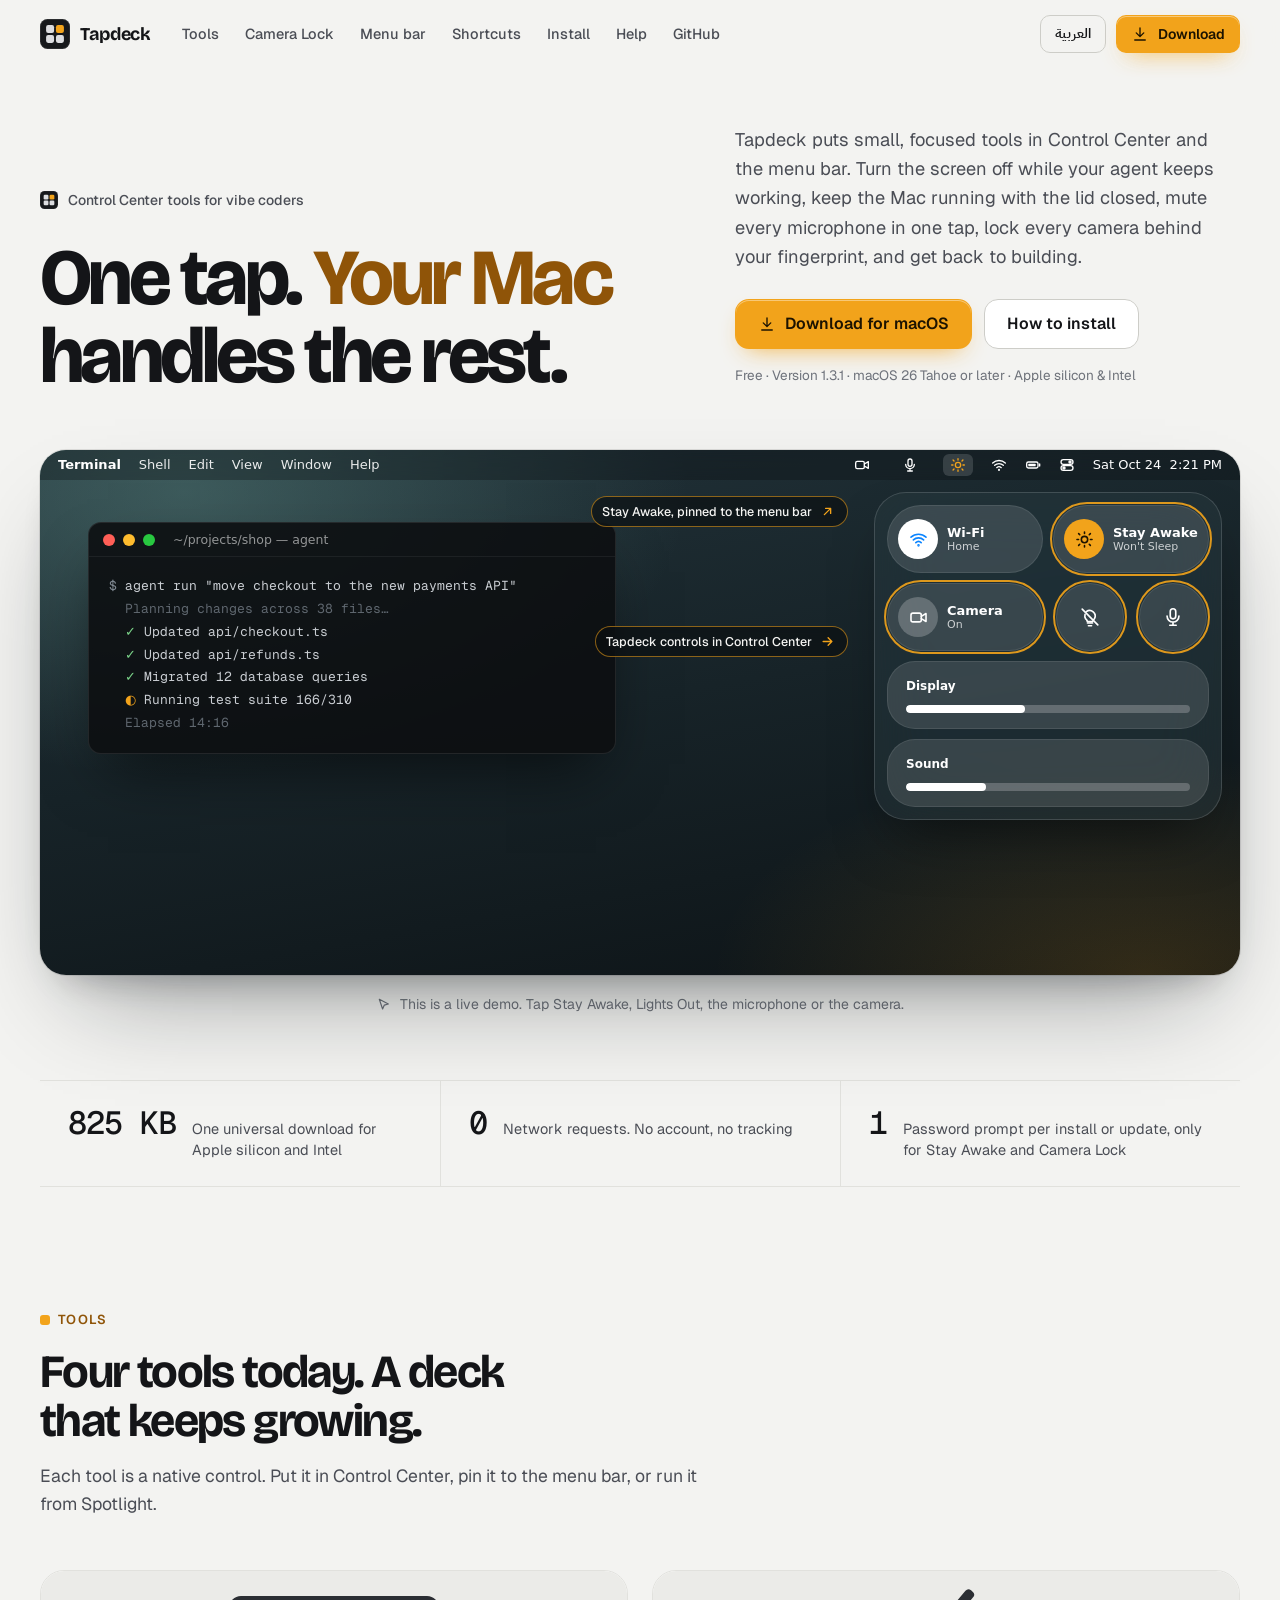
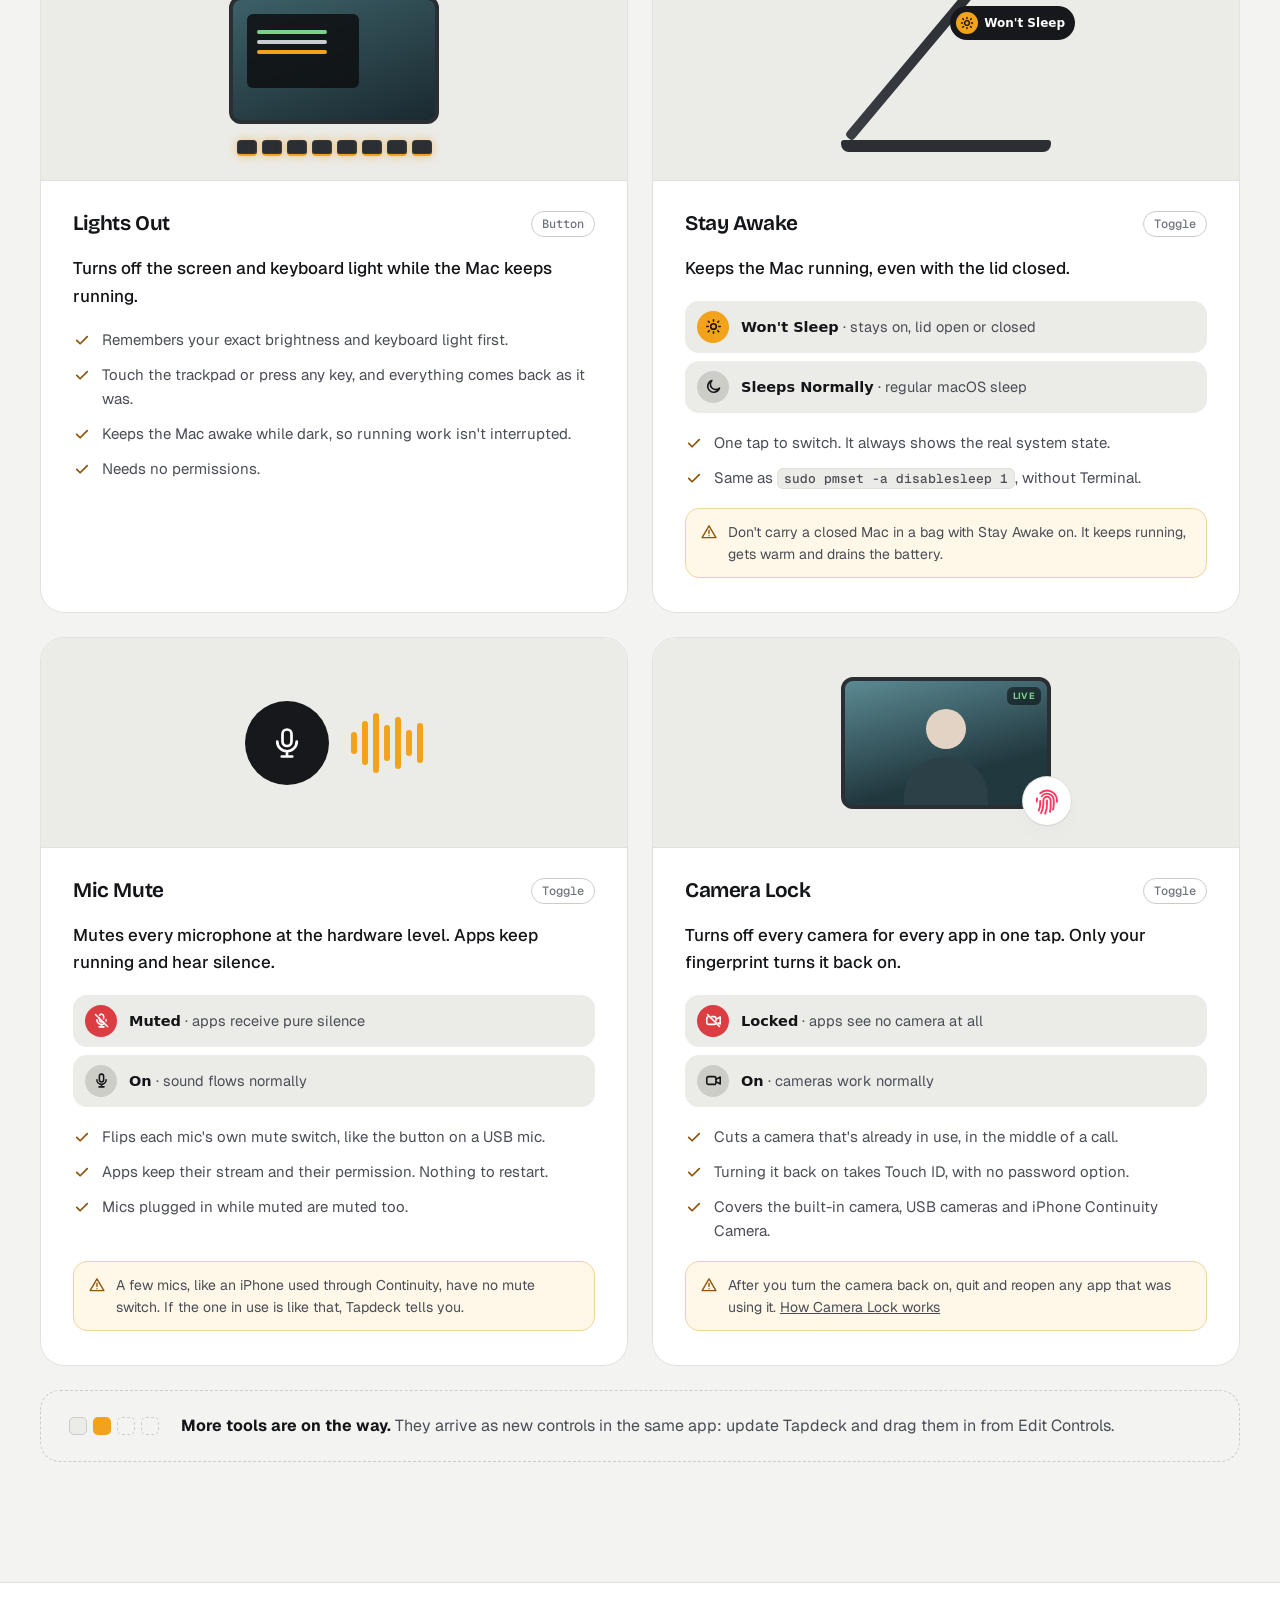
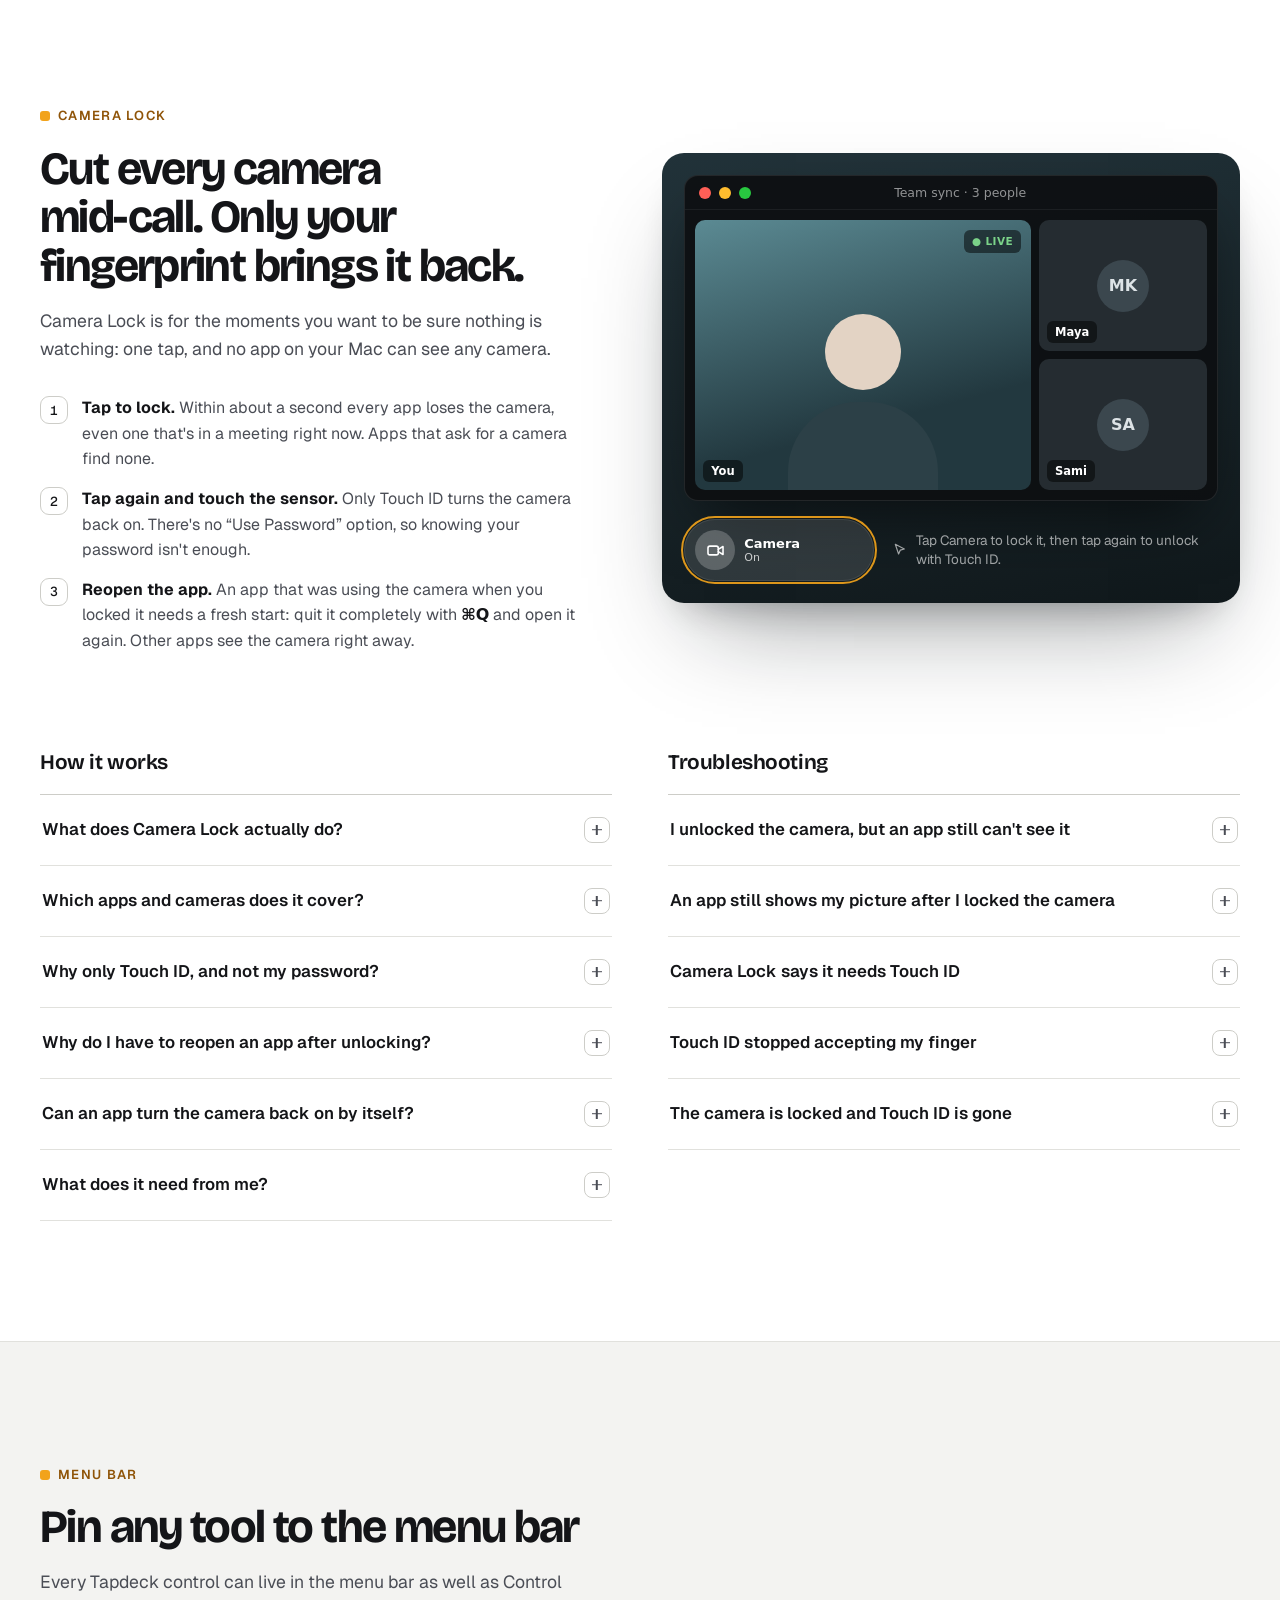
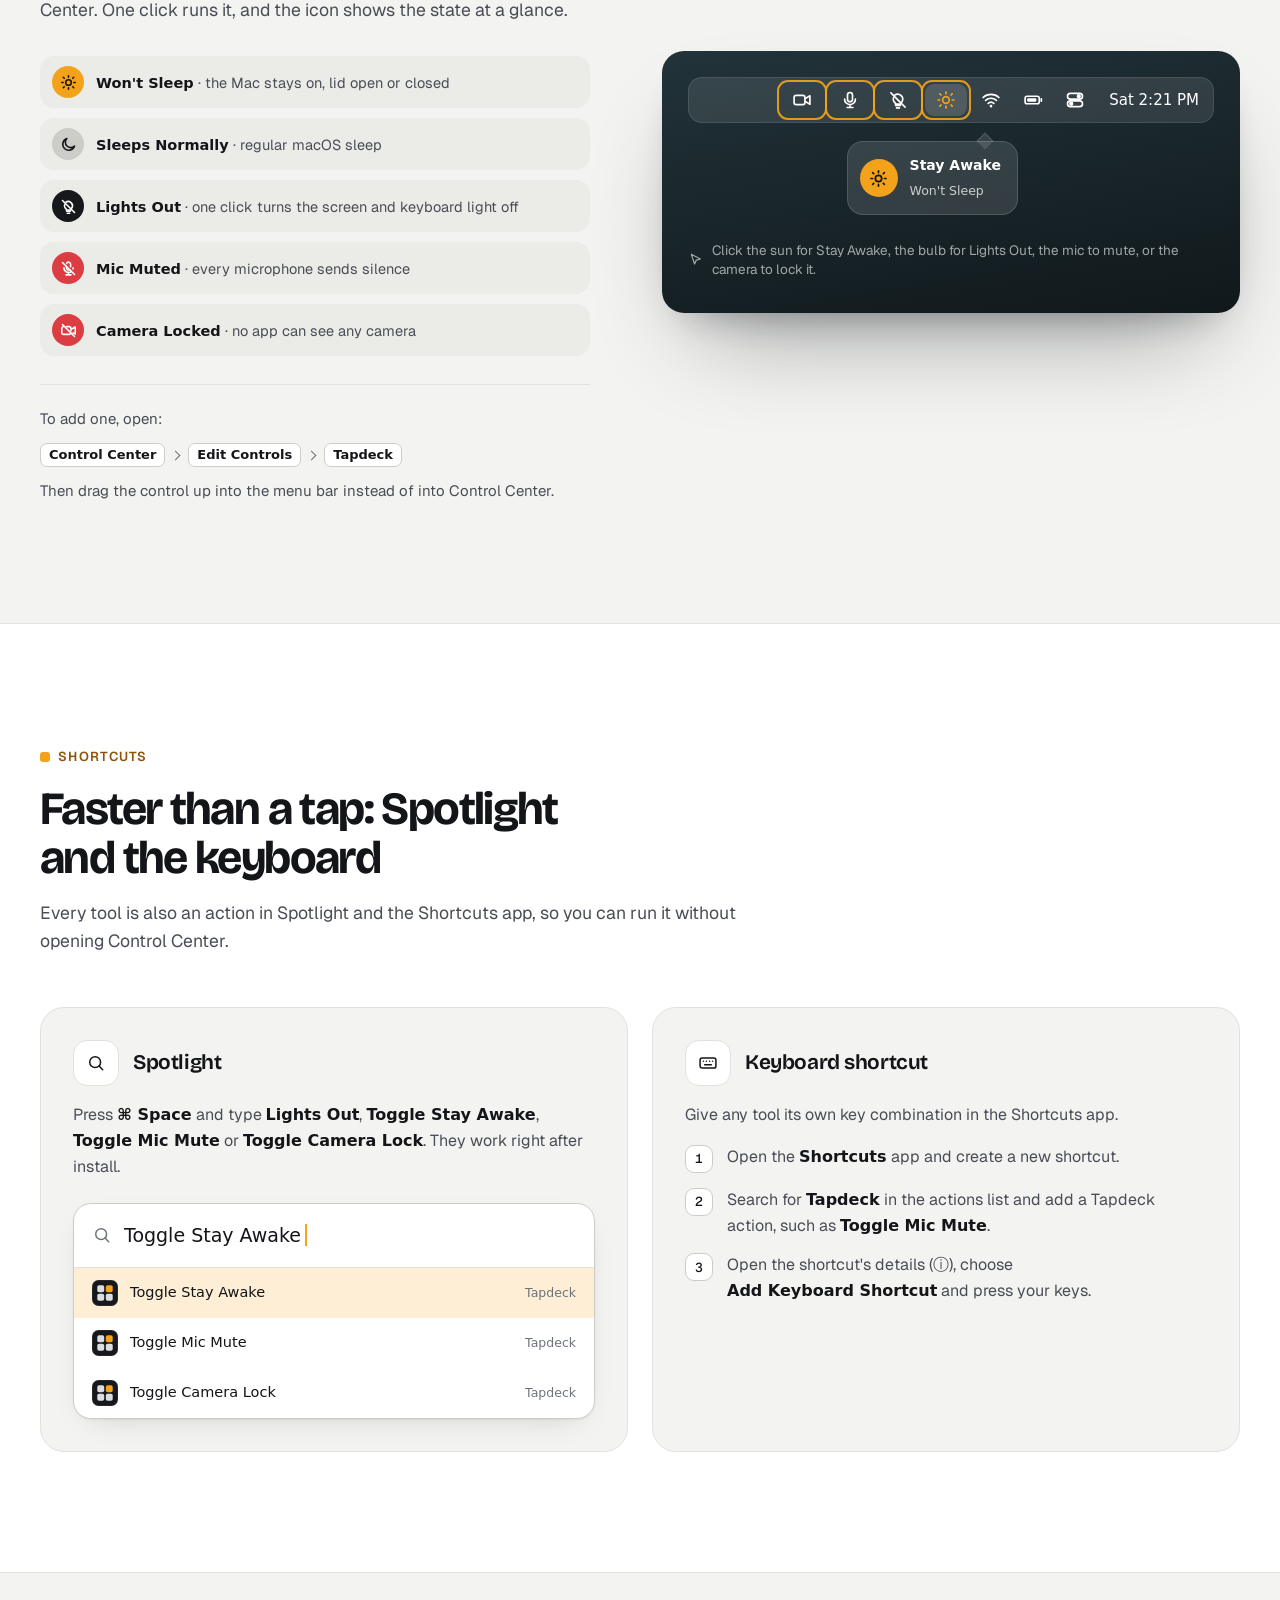
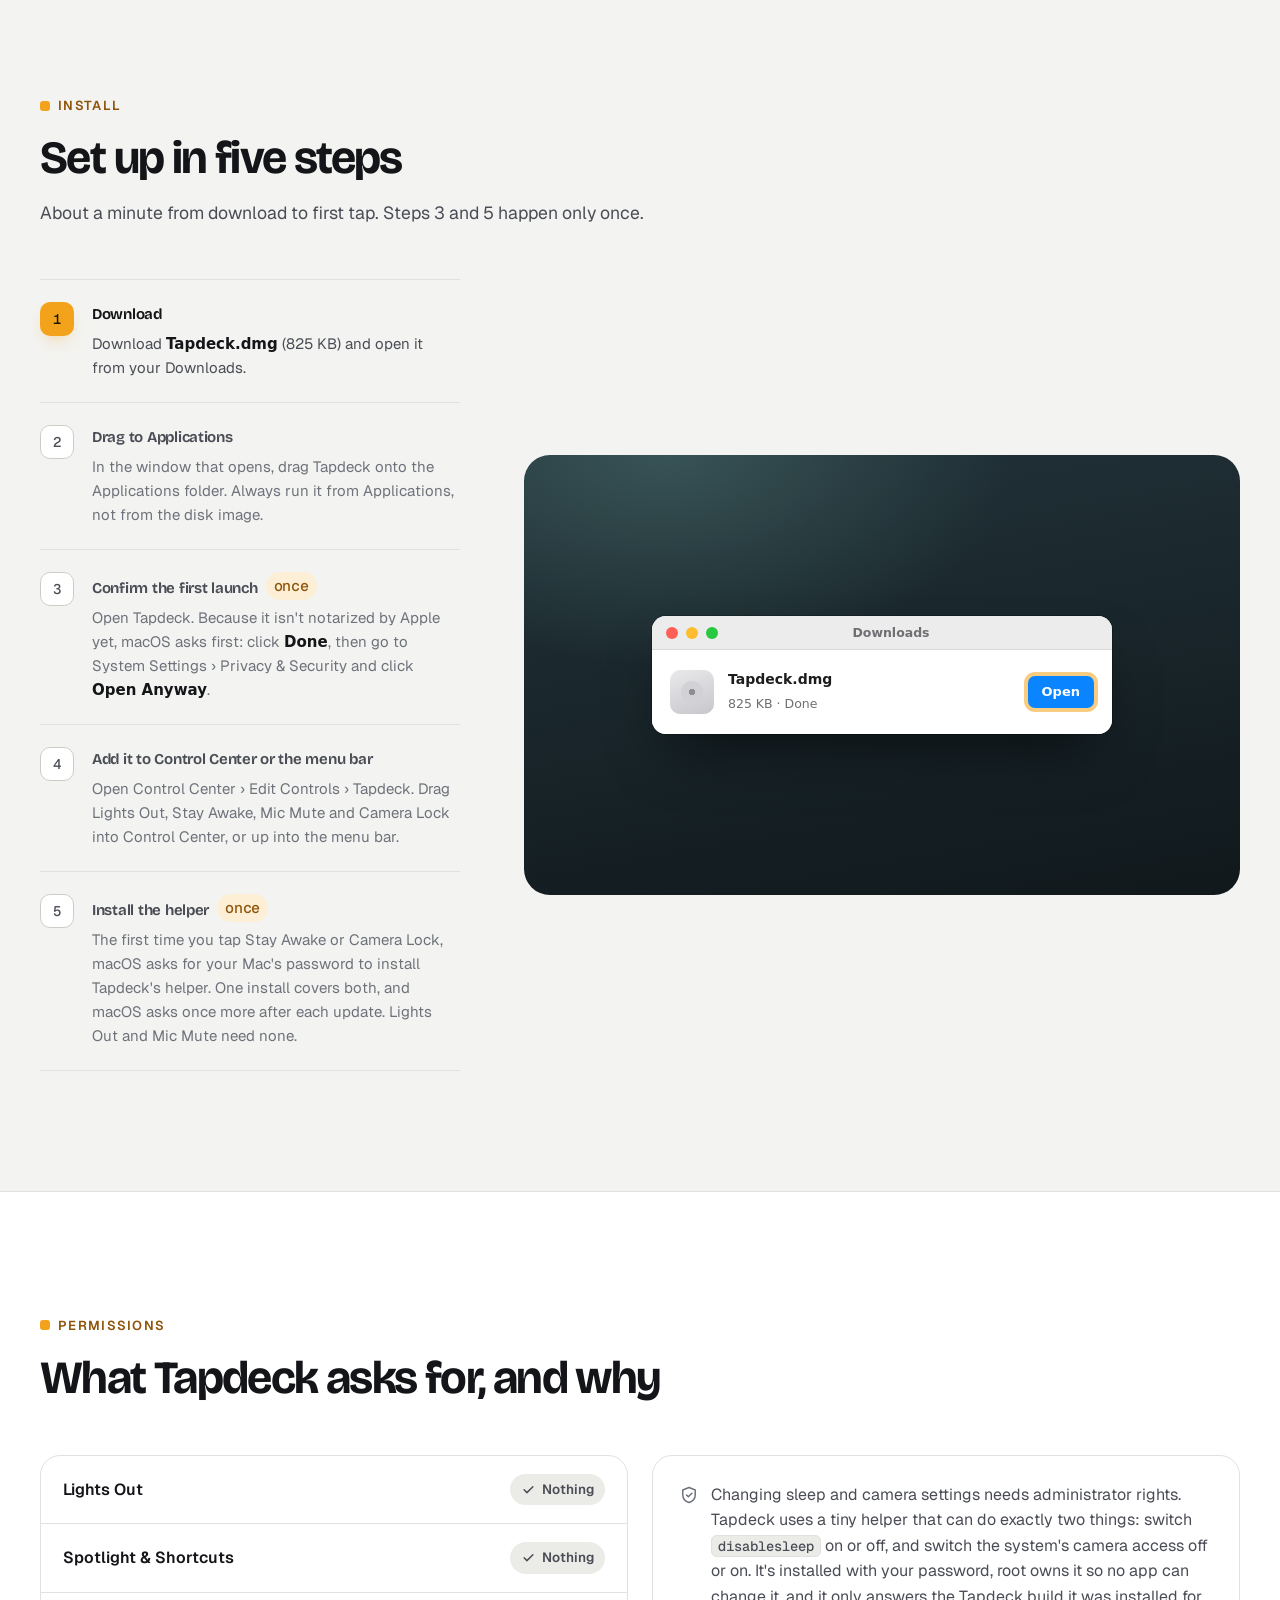
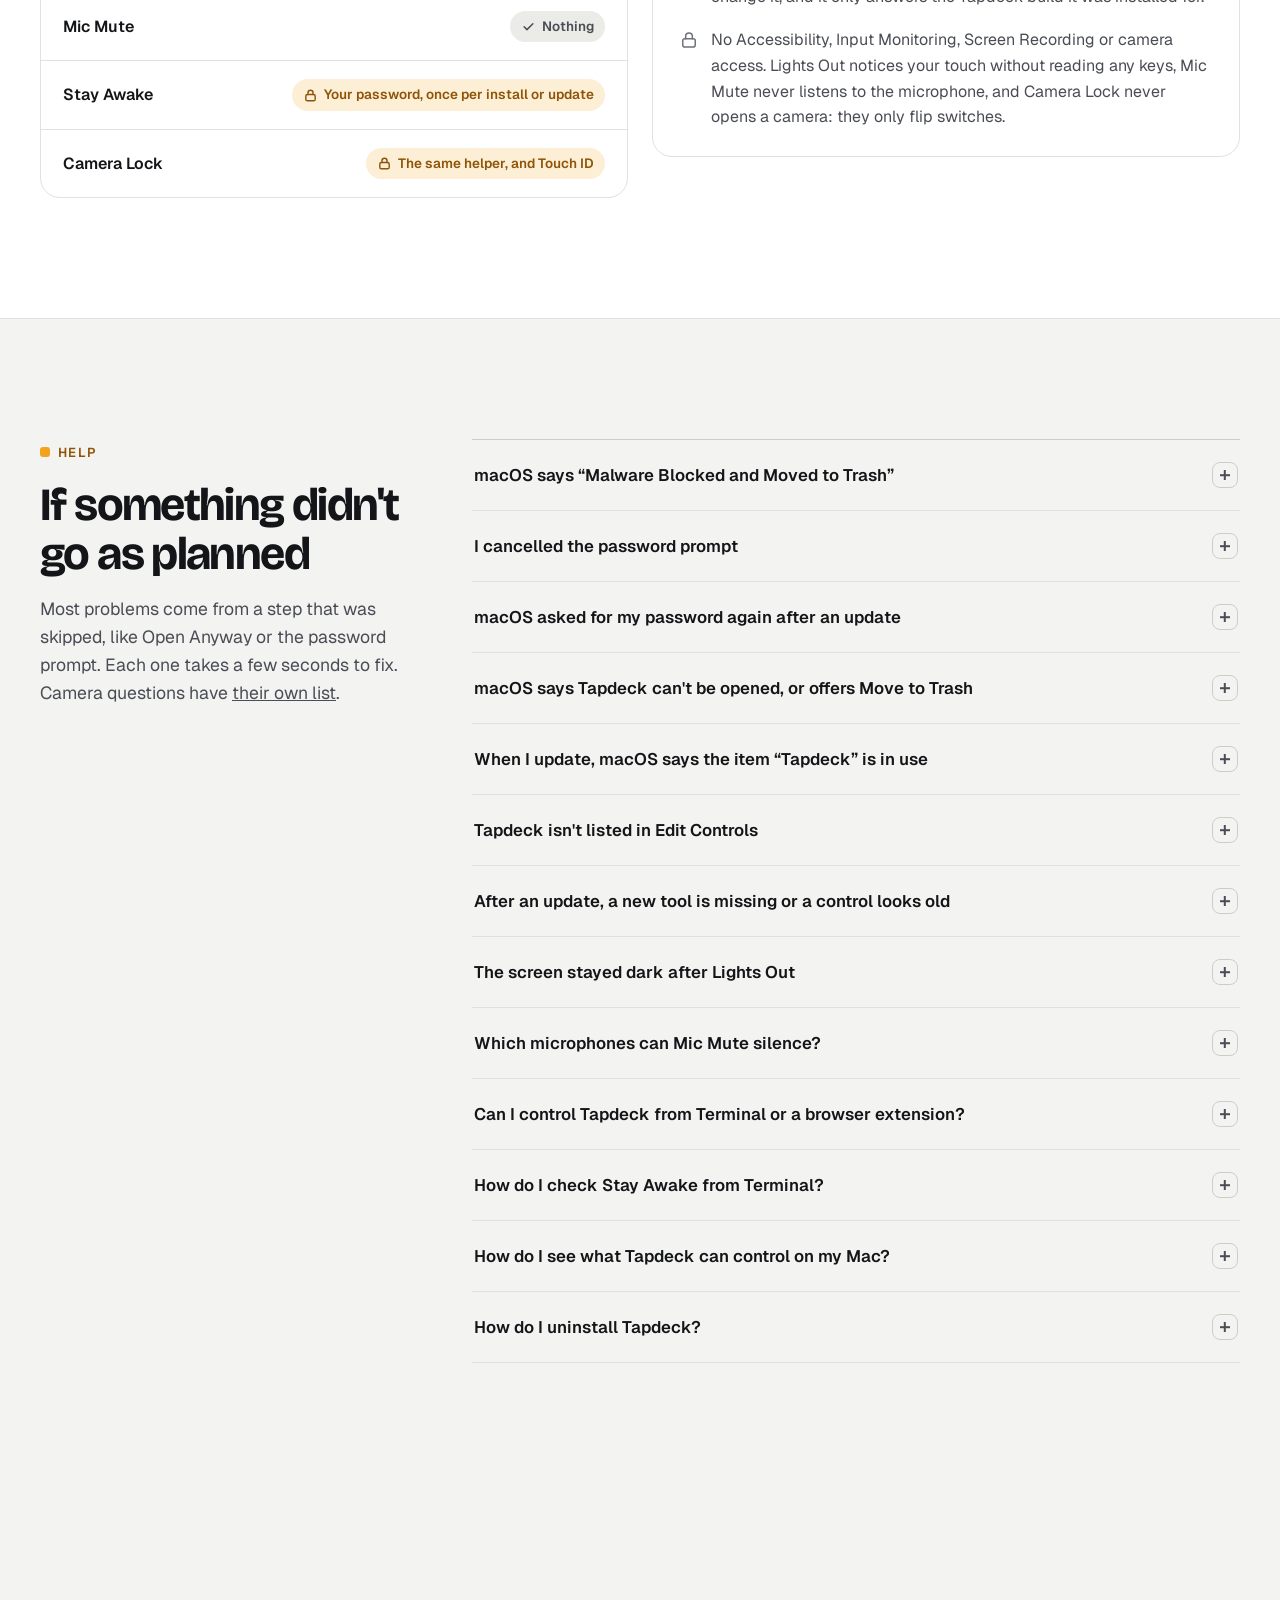
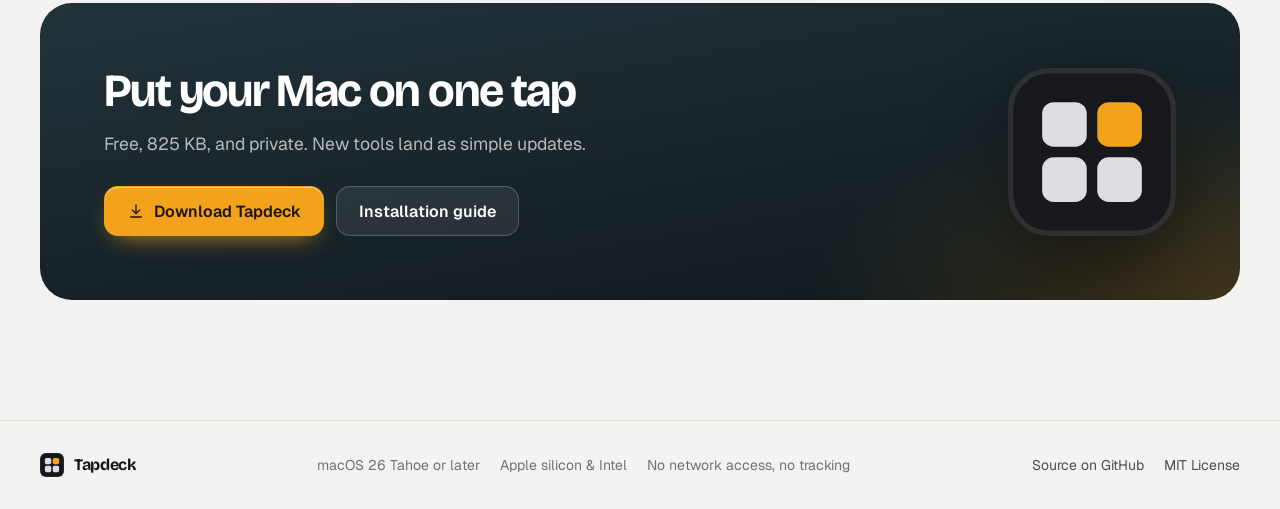
<file: site/index.html>
<!doctype html>
<html lang="en" dir="ltr">
<head>
<meta charset="utf-8">
<meta name="viewport" content="width=device-width, initial-scale=1, viewport-fit=cover">
<title>Tapdeck</title>
<meta name="description" content="Tapdeck puts small, focused tools in the macOS Control Center and menu bar: turn the screen off while your agent keeps working, keep your Mac awake with the lid closed, mute every mic, and lock every camera behind Touch ID.">
<meta name="theme-color" content="#F3F3F1" media="(prefers-color-scheme: light)">
<meta name="theme-color" content="#0E0F11" media="(prefers-color-scheme: dark)">
<meta property="og:title" content="Tapdeck">
<meta property="og:description" content="One-tap Mac tools for people who vibe code. Lights Out, Stay Awake, Mic Mute and Camera Lock, in Control Center and the menu bar.">
<meta property="og:image" content="https://devehab.github.io/Tapdeck/assets/icon-512.png">
<meta property="og:url" content="https://devehab.github.io/Tapdeck/">
<link rel="canonical" href="https://devehab.github.io/Tapdeck/">
<link rel="icon" type="image/png" href="assets/favicon-64.png">
<link rel="apple-touch-icon" href="assets/icon-512.png">
<script>
  // Pick the language before first paint so the page never flashes the wrong one.
  (function () {
    var lang = null;
    try { lang = localStorage.getItem("tapdeck-lang"); } catch (e) {}
    if (lang !== "ar" && lang !== "en") {
      lang = (navigator.language || "").toLowerCase().indexOf("ar") === 0 ? "ar" : "en";
    }
    document.documentElement.lang = lang;
    document.documentElement.dir = lang === "ar" ? "rtl" : "ltr";
  })();
</script>
<link rel="preconnect" href="https://fonts.googleapis.com">
<link rel="preconnect" href="https://fonts.gstatic.com" crossorigin>
<link rel="stylesheet" href="https://fonts.googleapis.com/css2?family=Alexandria:wght@500..800&family=Bricolage+Grotesque:opsz,wght@12..96,500..800&family=Geist:wght@400..700&family=Geist+Mono:wght@400;500&family=IBM+Plex+Sans+Arabic:wght@400;500;600;700&display=swap">
<style>
  /* Layout: an asymmetric headline over one full-width, working macOS desktop (the only loud
     element); everything after it sits on a quiet 1200px column, with the install guide as a
     stepper that shows the real screen for each step. */
  :root {
    --paper: #F3F3F1;
    --surface: #FFFFFF;
    --surface-2: #EBEBE8;
    --ink: #141518;
    --ink-2: #4A4D55;
    --ink-3: #6E727A;
    --line: #E1E1DD;
    --line-strong: #CDCDC8;
    --amber: #F2A31B;
    --amber-ink: #1C1300;
    --amber-text: #8F5408;
    --amber-soft: #FCEFD6;
    --red: #DC3D43;
    --graphite: #16181B;
    --note-bg: #FFF7E8;
    --note-line: #EED3A1;
    --code-bg: #15171A;
    --code-ink: #E8E8E5;
    --shadow-lg: 0 50px 100px -40px rgba(12, 18, 22, .45), 0 20px 40px -24px rgba(12, 18, 22, .35);
    --shadow-sm: 0 1px 2px rgba(20, 21, 24, .05), 0 10px 30px -18px rgba(20, 21, 24, .25);

    --display: "Bricolage Grotesque", "Geist", system-ui, sans-serif;
    --body: "Geist", system-ui, -apple-system, "Segoe UI", sans-serif;
    --mono: "Geist Mono", ui-monospace, SFMono-Regular, Menlo, monospace;
    --mac: -apple-system, BlinkMacSystemFont, "SF Pro Text", "Helvetica Neue", system-ui, sans-serif;

    --wrap: 1200px;
    --gutter: max(20px, env(safe-area-inset-left, 0px));
    --ease: cubic-bezier(.2, .8, .2, 1);
    color-scheme: light;
  }
  @media (prefers-color-scheme: dark) {
    :root:not([data-theme="light"]) {
      --paper: #0E0F11; --surface: #15171A; --surface-2: #1C1F23; --ink: #EFEFEC; --ink-2: #B3B6BC; --ink-3: #878B93;
      --line: #24272C; --line-strong: #33373D; --amber-text: #F5B54B; --amber-soft: rgba(242, 163, 27, .12);
      --note-bg: rgba(242, 163, 27, .07); --note-line: rgba(242, 163, 27, .28); --code-bg: #08090A; --red: #FF6369;
      --shadow-lg: 0 50px 100px -40px rgba(0, 0, 0, .8), 0 20px 40px -24px rgba(0, 0, 0, .6);
      --shadow-sm: 0 1px 2px rgba(0, 0, 0, .4), 0 10px 30px -18px rgba(0, 0, 0, .7);
      color-scheme: dark;
    }
  }
  :root[data-theme="dark"] {
    --paper: #0E0F11; --surface: #15171A; --surface-2: #1C1F23; --ink: #EFEFEC; --ink-2: #B3B6BC; --ink-3: #878B93;
    --line: #24272C; --line-strong: #33373D; --amber-text: #F5B54B; --amber-soft: rgba(242, 163, 27, .12);
    --note-bg: rgba(242, 163, 27, .07); --note-line: rgba(242, 163, 27, .28); --code-bg: #08090A; --red: #FF6369;
    --shadow-lg: 0 50px 100px -40px rgba(0, 0, 0, .8), 0 20px 40px -24px rgba(0, 0, 0, .6);
    --shadow-sm: 0 1px 2px rgba(0, 0, 0, .4), 0 10px 30px -18px rgba(0, 0, 0, .7);
    color-scheme: dark;
  }
  html[lang="ar"] {
    --display: "Alexandria", "IBM Plex Sans Arabic", system-ui, sans-serif;
    --body: "IBM Plex Sans Arabic", "Geist", system-ui, sans-serif;
  }

  /* One page, two languages: show only the text that matches <html lang>. */
  html[lang="en"] body [lang="ar"],
  html[lang="ar"] body [lang="en"] { display: none !important; }

  *, *::before, *::after { box-sizing: border-box; }
  html { -webkit-text-size-adjust: 100%; scroll-behavior: smooth; scroll-padding-top: 88px; }
  body {
    margin: 0; background: var(--paper); color: var(--ink);
    font: 400 16px/1.6 var(--body); -webkit-font-smoothing: antialiased; text-rendering: optimizeLegibility;
  }
  html[lang="ar"] body { line-height: 1.85; }
  html[lang="ar"] * { letter-spacing: 0 !important; }
  /* Arabic notes inside the left-to-right macOS mocks still read right to left. */
  [dir="ltr"] [lang="ar"] { direction: rtl; unicode-bidi: isolate; }
  img, svg { display: block; max-width: 100%; }
  a { color: inherit; }
  h1, h2, h3, h4, p, figure { margin: 0; }
  ul, ol { margin: 0; padding: 0; list-style: none; }
  button { font: inherit; color: inherit; background: none; border: 0; padding: 0; cursor: pointer; }
  :focus-visible { outline: 2px solid var(--amber); outline-offset: 3px; border-radius: 8px; }
  .wrap { max-width: calc(var(--wrap) + 2 * var(--gutter)); margin-inline: auto; padding-left: max(20px, env(safe-area-inset-left, 0px)); padding-right: max(20px, env(safe-area-inset-right, 0px)); }
  .icon { width: 20px; height: 20px; fill: none; stroke: currentColor; stroke-width: 1.8; stroke-linecap: round; stroke-linejoin: round; flex: none; }
  .ui { font-family: var(--mac); font-weight: 600; color: var(--ink); unicode-bidi: isolate; white-space: nowrap; }
  :not(.code) > code {
    font: 500 .86em/1.4 var(--mono); background: var(--surface-2); border: 1px solid var(--line);
    border-radius: 6px; padding: 1px 6px; direction: ltr; unicode-bidi: isolate; white-space: nowrap;
  }

  /* Header */
  body::before { content: ""; position: fixed; inset: 0 0 auto; height: env(safe-area-inset-top, 0px); z-index: 30; background: var(--paper); }
  .header {
    position: sticky; top: env(safe-area-inset-top, 0px); z-index: 20;
    background: color-mix(in srgb, var(--paper) 82%, transparent);
    backdrop-filter: saturate(170%) blur(16px); -webkit-backdrop-filter: saturate(170%) blur(16px);
    border-bottom: 1px solid transparent; transition: border-color .2s ease;
  }
  .header.is-scrolled { border-bottom-color: var(--line); }
  .header .wrap { display: flex; align-items: center; gap: 32px; height: 68px; }
  .brand { display: inline-flex; align-items: center; gap: 10px; text-decoration: none; font: 700 18px/1 var(--display); letter-spacing: -.02em; }
  .brand svg { width: 30px; height: 30px; }
  .nav { display: flex; gap: 26px; }
  .nav a { text-decoration: none; color: var(--ink-2); font-size: 14.5px; font-weight: 500; transition: color .15s ease; }
  .nav a:hover { color: var(--ink); }
  .header-actions { margin-inline-start: auto; display: flex; align-items: center; gap: 10px; }
  .lang-btn { height: 38px; padding-inline: 14px; border-radius: 10px; border: 1px solid var(--line-strong); font-size: 14px; font-weight: 600; transition: background-color .15s ease; }
  .lang-btn:hover { background: var(--surface-2); }
  .lang-btn [lang="en"] { font-family: "IBM Plex Sans Arabic", system-ui, sans-serif; }
  .lang-btn [lang="ar"] { font-family: "Geist", system-ui, sans-serif; }

  /* Buttons */
  .btn {
    display: inline-flex; align-items: center; justify-content: center; gap: 9px; height: 50px; padding-inline: 22px;
    border-radius: 14px; border: 1px solid transparent; font-weight: 600; font-size: 16px; text-decoration: none; white-space: nowrap;
    transition: transform .2s var(--ease), box-shadow .2s var(--ease), background-color .2s ease;
  }
  .btn:hover { transform: translateY(-1px); }
  .btn:active { transform: translateY(0); }
  .btn-primary { background: var(--amber); color: var(--amber-ink); box-shadow: inset 0 1px 0 rgba(255, 255, 255, .4), 0 10px 24px -12px rgba(242, 163, 27, .9); }
  .btn-primary:hover { box-shadow: inset 0 1px 0 rgba(255, 255, 255, .4), 0 14px 30px -12px rgba(242, 163, 27, 1); }
  .btn-ghost { color: var(--ink); border-color: var(--line-strong); background: var(--surface); }
  .btn-ghost:hover { background: var(--surface-2); }
  .btn-sm { height: 38px; padding-inline: 14px; font-size: 14px; border-radius: 10px; }
  .btn .icon { width: 18px; height: 18px; }

  /* Hero */
  .hero { padding-block: 56px 0; }
  .hero-top { display: grid; grid-template-columns: minmax(0, 1.25fr) minmax(0, 1fr); gap: 32px 64px; align-items: end; }
  .eyebrow { display: inline-flex; align-items: center; gap: 10px; font: 500 14px/1 var(--body); color: var(--ink-2); }
  .eyebrow .key { width: 18px; height: 18px; }
  h1 {
    margin-top: 22px; font: 750 clamp(2.7rem, 6.2vw, 5.4rem)/.98 var(--display); letter-spacing: -.045em;
    font-variation-settings: "opsz" 96; text-wrap: balance;
  }
  html[lang="ar"] h1 { font-weight: 700; line-height: 1.3; font-size: clamp(2.1rem, 4vw, 3.5rem); }
  html[lang="ar"] .chip, html[lang="ar"] .once { font-family: "IBM Plex Sans Arabic", system-ui, sans-serif; font-weight: 600; }
  h1 .lit { color: var(--amber-text); }
  .hero-side { padding-bottom: 8px; }
  .lead { font-size: 1.14rem; color: var(--ink-2); max-width: 32em; }
  .cta { margin-top: 28px; display: flex; flex-wrap: wrap; gap: 12px; }
  .meta { margin-top: 16px; color: var(--ink-3); font-size: 13.5px; }

  /* The stage: a working macOS desktop. Always left-to-right, like an English macOS. */
  .stage-wrap { margin-top: 56px; }
  .stage {
    position: relative; overflow: hidden; border-radius: 26px; aspect-ratio: 16 / 7; min-height: 470px; max-width: 100%;
    background:
      radial-gradient(70% 90% at 12% 8%, rgba(108, 160, 152, .38), transparent 60%),
      radial-gradient(60% 70% at 92% 100%, rgba(242, 163, 27, .16), transparent 60%),
      linear-gradient(170deg, #22333A 0%, #172328 48%, #0D1316 100%);
    box-shadow: var(--shadow-lg), 0 0 0 1px rgba(0, 0, 0, .1);
    font-family: var(--mac); color: #fff; user-select: none; -webkit-user-select: none;
  }
  .mb {
    position: relative; z-index: 3; height: 30px; display: flex; align-items: center; justify-content: space-between; gap: 16px;
    padding-inline: 18px; font-size: 13px; background: rgba(10, 14, 16, .32);
    backdrop-filter: blur(18px); -webkit-backdrop-filter: blur(18px);
  }
  .mb-left, .mb-right { display: flex; align-items: center; gap: 18px; white-space: nowrap; }
  .mb-left b { font-weight: 700; }
  .mb-left span { opacity: .9; }
  .mb-right .icon { width: 16px; height: 16px; stroke-width: 2; }
  .mb-item { display: grid; place-items: center; width: 30px; height: 22px; border-radius: 6px; color: #fff; transition: background-color .15s ease; }
  .mb-item:hover { background: rgba(255, 255, 255, .16); }
  .stay-on .mb-stay { color: var(--amber); background: rgba(255, 255, 255, .14); }
  .term {
    position: absolute; left: 4%; top: 72px; width: 44%; border-radius: 13px; overflow: hidden;
    background: rgba(13, 15, 17, .9); border: 1px solid rgba(255, 255, 255, .09); box-shadow: 0 30px 60px -20px rgba(0, 0, 0, .6);
    display: flex; flex-direction: column;
  }
  .win-bar { height: 34px; flex: none; display: flex; align-items: center; gap: 8px; padding-inline: 14px; border-bottom: 1px solid rgba(255, 255, 255, .06); font-size: 12.5px; color: rgba(255, 255, 255, .55); }
  .win-bar i { width: 12px; height: 12px; border-radius: 50%; background: #FF5F57; }
  .win-bar i:nth-child(2) { background: #FEBC2E; }
  .win-bar i:nth-child(3) { background: #28C840; margin-inline-end: 10px; }
  .term pre { margin: 0; padding: 18px 20px; font: 400 13px/1.75 var(--mono); color: #C9CDD2; white-space: pre-wrap; overflow: hidden; }
  .term .p { color: #7E8790; }
  .term .ok { color: #7BD389; }
  .term .run { color: var(--amber); }
  .term .dim { color: #5F676F; }
  .cc {
    position: absolute; z-index: 2; top: 42px; right: 18px; width: 348px; max-width: calc(100% - 36px); padding: 12px;
    display: grid; grid-template-columns: repeat(4, minmax(0, 1fr)); grid-auto-rows: 68px; gap: 10px;
    border-radius: 32px; background: rgba(46, 58, 62, .45); border: 1px solid rgba(255, 255, 255, .15);
    backdrop-filter: blur(30px) saturate(160%); -webkit-backdrop-filter: blur(30px) saturate(160%);
    box-shadow: 0 30px 60px -24px rgba(0, 0, 0, .55);
    transform-origin: 85% 0;
  }
  .t {
    display: flex; align-items: center; gap: 9px; min-width: 0; padding: 0 10px; text-align: left; color: #fff;
    border-radius: 999px; background: rgba(255, 255, 255, .12); border: 1px solid rgba(255, 255, 255, .09);
  }
  .t.wide { grid-column: span 2; }
  .t.round { justify-content: center; padding: 0; border-radius: 50%; aspect-ratio: 1; height: 100%; justify-self: center; }
  .t.full { grid-column: span 4; flex-direction: column; align-items: stretch; justify-content: center; gap: 9px; padding: 0 18px; border-radius: 28px; }
  .t .bub { width: 40px; height: 40px; border-radius: 50%; display: grid; place-items: center; flex: none; background: #fff; color: #0A84FF; transition: background-color .25s ease, color .25s ease; }
  .t .bub .icon { width: 19px; height: 19px; stroke-width: 2; }
  .t .lbl { display: flex; flex-direction: column; min-width: 0; line-height: 1.2; }
  .t .lbl b { font-size: 13px; font-weight: 600; white-space: nowrap; }
  .t .lbl small { font-size: 11px; opacity: .75; white-space: nowrap; overflow: hidden; text-overflow: ellipsis; }
  .t.muted { opacity: .5; }
  .t.round .icon { width: 22px; height: 22px; }
  .bar { height: 8px; border-radius: 9px; background: rgba(255, 255, 255, .22); position: relative; overflow: hidden; }
  .bar::before { content: ""; position: absolute; inset: 0 auto 0 0; width: var(--v, 50%); background: #fff; border-radius: inherit; }
  .bar-row { display: flex; align-items: center; gap: 10px; font-size: 12px; font-weight: 600; }
  .ours { position: relative; cursor: pointer; transition: background-color .15s ease, transform .15s var(--ease); }
  .ours::after { content: ""; position: absolute; inset: -4px; border-radius: inherit; border: 2px solid rgba(242, 163, 27, .9); pointer-events: none; }
  .ours:hover { background: rgba(255, 255, 255, .2); }
  .ours:active { transform: scale(.97); }
  .stay .bub { background: rgba(255, 255, 255, .22); color: #fff; }
  .stay-on .stay .bub { background: var(--amber); color: var(--amber-ink); }
  [data-stay-scope]:not(.stay-on) .when-on, [data-stay-scope].stay-on .when-off { display: none !important; }
  [data-mic-scope]:not(.mic-muted) .when-muted, [data-mic-scope].mic-muted .when-live { display: none !important; }
  .mic-muted .mic-t { background: #E5484D; }
  .mic-muted .mb-mic { color: #FF6369; background: rgba(255, 255, 255, .14); }
  .tag {
    position: absolute; z-index: 2; display: inline-flex; align-items: center; gap: 8px; padding: 7px 12px 7px 10px; border-radius: 999px;
    background: rgba(10, 13, 15, .62); border: 1px solid rgba(242, 163, 27, .55); font: 500 12.5px/1.2 var(--body); color: #F4F4F2;
    backdrop-filter: blur(8px); -webkit-backdrop-filter: blur(8px); white-space: nowrap;
  }
  html[lang="ar"] .tag { font-family: "IBM Plex Sans Arabic", system-ui, sans-serif; }
  .tag .icon { width: 15px; height: 15px; color: var(--amber); stroke-width: 2.2; }
  .tag-mb { top: 46px; right: 392px; }
  .tag-cc { top: 176px; right: 392px; }
  .blackout {
    position: absolute; inset: 0; z-index: 5; display: grid; place-items: center; padding: 24px; text-align: center;
    background: #000; opacity: 0; pointer-events: none; transition: opacity .45s ease;
  }
  .blackout p { max-width: 30em; color: #3E4246; font: 500 13.5px/1.6 var(--body); opacity: 0; transition: opacity .3s ease 1s; }
  html[lang="ar"] .blackout p { font-family: "IBM Plex Sans Arabic", system-ui, sans-serif; }
  .is-dark > .blackout { opacity: 1; pointer-events: auto; }
  .is-dark > .blackout p { opacity: 1; }
  .stage-hint { margin-top: 18px; display: flex; align-items: center; justify-content: center; gap: 8px; color: var(--ink-3); font-size: 14px; }
  .stage-hint .icon { width: 16px; height: 16px; }

  /* Facts */
  .facts { margin-top: 64px; display: grid; grid-template-columns: repeat(3, minmax(0, 1fr)); border-block: 1px solid var(--line); }
  .fact { padding: 26px 28px; display: flex; align-items: baseline; gap: 16px; }
  .fact + .fact { border-inline-start: 1px solid var(--line); }
  .fact b { direction: ltr; unicode-bidi: isolate; font: 500 2rem/1 var(--mono); letter-spacing: -.03em; font-variant-numeric: tabular-nums; white-space: nowrap; }
  .fact span { color: var(--ink-2); font-size: 14.5px; line-height: 1.45; }

  /* Sections */
  section { padding-block: 120px; }
  .band { background: var(--surface); border-block: 1px solid var(--line); }
  .head { max-width: 44rem; margin-bottom: 52px; }
  .kicker { display: inline-flex; align-items: center; gap: 8px; color: var(--amber-text); font: 600 13px/1 var(--body); }
  html[lang="en"] .kicker { text-transform: uppercase; letter-spacing: .1em; }
  .kicker::before { content: ""; width: 10px; height: 10px; border-radius: 3px; background: var(--amber); }
  h2 { margin-top: 16px; font: 700 clamp(2rem, 3.6vw, 3rem)/1.06 var(--display); letter-spacing: -.035em; text-wrap: balance; font-variation-settings: "opsz" 72; }
  html[lang="ar"] h2 { line-height: 1.4; font-size: clamp(1.8rem, 3.2vw, 2.6rem); }
  .head p { margin-top: 16px; font-size: 1.1rem; color: var(--ink-2); text-wrap: pretty; }
  h3 { font: 650 1.3rem/1.25 var(--display); letter-spacing: -.02em; }

  /* Tools */
  .tools { display: grid; grid-template-columns: repeat(2, minmax(0, 1fr)); gap: 24px; }
  .tool { display: flex; flex-direction: column; border-radius: 24px; background: var(--surface); border: 1px solid var(--line); overflow: hidden; transition: transform .3s var(--ease), box-shadow .3s var(--ease); }
  .band .tool { background: var(--paper); }
  .tool:hover { transform: translateY(-3px); box-shadow: var(--shadow-sm); }
  .viz { position: relative; height: 210px; display: grid; place-items: center; background: var(--surface-2); border-bottom: 1px solid var(--line); overflow: hidden; }
  .tool-body { padding: 30px 32px 34px; display: flex; flex-direction: column; gap: 18px; flex: 1; }
  .tool-title { display: flex; align-items: center; justify-content: space-between; gap: 12px; }
  .chip { font: 500 12px/1 var(--mono); color: var(--ink-3); border: 1px solid var(--line-strong); border-radius: 999px; padding: 6px 10px; white-space: nowrap; }
  .tool-lead { font-size: 1.06rem; font-weight: 500; }
  .checks { display: grid; gap: 11px; }
  .checks li { display: flex; gap: 11px; color: var(--ink-2); font-size: 15px; }
  .checks .icon { width: 18px; height: 18px; margin-top: 3px; color: var(--amber-text); stroke-width: 2.3; }
  .states { display: grid; gap: 8px; }
  .state { display: flex; align-items: center; gap: 12px; padding: 10px 12px; border-radius: 14px; background: var(--surface-2); font-size: 14.5px; color: var(--ink-2); }
  .state b { color: var(--ink); font: 600 14.5px/1.3 var(--mac); }
  .dot { width: 32px; height: 32px; border-radius: 50%; display: grid; place-items: center; flex: none; }
  .dot .icon { width: 17px; height: 17px; stroke-width: 2.2; }
  .dot.sun { background: var(--amber); color: var(--amber-ink); }
  .dot.moon { background: var(--line-strong); color: var(--ink); }
  .dot.bulb { background: var(--graphite); color: #fff; }
  .dot.mic { background: var(--red); color: #fff; }
  .note { display: flex; gap: 10px; padding: 12px 14px; border-radius: 14px; background: var(--note-bg); border: 1px solid var(--note-line); color: var(--ink-2); font-size: 14px; margin-top: auto; }
  .note .icon { width: 18px; height: 18px; margin-top: 2px; color: var(--amber-text); }
  .more { margin-top: 24px; display: flex; align-items: center; gap: 22px; padding: 22px 28px; border-radius: 20px; border: 1px dashed var(--line-strong); color: var(--ink-2); }
  .more b { color: var(--ink); }
  .deck { display: grid; grid-template-columns: repeat(4, 18px); gap: 6px; flex: none; }
  .deck i { height: 18px; border-radius: 5px; border: 1px dashed var(--line-strong); }
  .deck i:nth-child(1) { background: var(--surface-2); border-style: solid; }
  .deck i:nth-child(2) { background: var(--amber); border-color: transparent; }

  /* Tool visuals (hover to see each tool act) */
  .screen { position: relative; width: 210px; height: 128px; border-radius: 12px; border: 4px solid #2B2E33; overflow: hidden; background: linear-gradient(160deg, #3D6068, #1A2A30); transition: background .6s ease; }
  .screen::before { content: ""; position: absolute; left: 14px; top: 14px; width: 112px; height: 74px; border-radius: 6px; background: rgba(13, 15, 17, .85); transition: opacity .6s ease; }
  .screen::after { content: ""; position: absolute; left: 24px; top: 30px; width: 70px; height: 4px; border-radius: 2px; background: #7BD389; box-shadow: 0 10px 0 #C9CDD2, 0 20px 0 var(--amber); transition: opacity .6s ease; }
  .keyrow { margin-top: 16px; display: grid; grid-template-columns: repeat(8, 20px); gap: 5px; justify-content: center; }
  .keyrow i { height: 16px; border-radius: 4px; background: #2B2E33; box-shadow: 0 0 0 1px rgba(255, 255, 255, .05) inset, 0 0 10px rgba(242, 163, 27, .55); border-bottom: 2px solid var(--amber); transition: box-shadow .6s ease, border-color .6s ease; }
  .viz-stack { display: grid; justify-items: center; }
  .tool:hover .screen { background: #000; }
  .tool:hover .screen::before, .tool:hover .screen::after { opacity: 0; }
  .tool:hover .keyrow i { box-shadow: 0 0 0 1px rgba(255, 255, 255, .05) inset; border-bottom-color: #3A3E44; }
  .laptop { position: relative; width: 210px; height: 176px; }
  .laptop .base { position: absolute; left: 0; bottom: 12px; width: 210px; height: 12px; border-radius: 3px 3px 8px 8px; background: #2B2E33; }
  .laptop .lid { position: absolute; left: 6px; bottom: 24px; width: 192px; height: 10px; border-radius: 4px; background: linear-gradient(90deg, #3A3E44, #2B2E33); transform-origin: 4px 50%; transform: rotate(-50deg); transition: transform .8s var(--ease); }
  .laptop .glow { position: absolute; right: -24px; top: 18px; display: inline-flex; align-items: center; gap: 6px; padding: 6px 10px 6px 6px; border-radius: 999px; background: var(--graphite); color: #fff; font: 600 12px/1 var(--mac); }
  .laptop .glow span { width: 22px; height: 22px; border-radius: 50%; display: grid; place-items: center; background: var(--amber); color: var(--amber-ink); }
  .laptop .glow .icon { width: 14px; height: 14px; stroke-width: 2.4; }
  .tool:hover .laptop .lid { transform: rotate(0deg); }
  .micviz { display: flex; align-items: center; gap: 22px; }
  .micviz .mic { width: 84px; height: 84px; border-radius: 50%; display: grid; place-items: center; background: var(--graphite); color: #fff; transition: background-color .4s ease; }
  .micviz .mic .icon { width: 36px; height: 36px; }
  .micviz .mic .off, .tool:hover .micviz .mic .on { display: none; }
  .tool:hover .micviz .mic .off { display: block; }
  .tool:hover .micviz .mic { background: var(--red); }
  .micviz .level { display: flex; align-items: center; gap: 5px; height: 64px; }
  .micviz .level i { width: 6px; height: var(--h); border-radius: 3px; background: var(--amber); transition: height .4s var(--ease), background-color .4s ease; animation: level 1.1s ease-in-out var(--d) infinite alternate; }
  @keyframes level { from { transform: scaleY(.5); } to { transform: scaleY(1); } }
  .tool:hover .micviz .level i { height: 4px; background: var(--line-strong); animation: none; }
  .camviz { position: relative; }
  .camviz .feed { position: relative; width: 210px; height: 132px; border-radius: 12px; border: 4px solid #2B2E33; overflow: hidden; display: grid; place-items: end center; background: linear-gradient(165deg, #5B8A93, #22383F 70%); transition: background .5s ease; }
  .camviz .person { width: 84px; height: 96px; }
  .camviz .person::before { width: 40px; height: 40px; margin-left: -20px; }
  .camviz .person::after { height: 48px; border-radius: 40px 40px 0 0; }
  .camviz .live { top: 6px; right: 6px; padding: 2px 6px; font-size: 9px; }
  .camviz .slash { position: absolute; left: 50%; top: 50%; width: 34px; height: 34px; margin: -17px 0 0 -17px; color: #FF6369; opacity: 0; transition: opacity .4s ease; }
  .camviz .finger { position: absolute; right: -20px; bottom: -16px; width: 48px; height: 48px; border-radius: 50%; display: grid; place-items: center; background: var(--surface); color: #FF375F; box-shadow: var(--shadow-sm), 0 0 0 1px var(--line); }
  .camviz .finger .icon { width: 28px; height: 28px; stroke-width: 1.6; }
  .tool:hover .camviz .feed { background: #000; }
  .tool:hover .camviz .person, .tool:hover .camviz .live { opacity: 0; }
  .tool:hover .camviz .slash { opacity: 1; }

  /* Camera Lock: one shared state across every demo (see the script) */
  [data-cam-scope]:not(.cam-locked) .when-cam-locked, [data-cam-scope].cam-locked .when-cam-on { display: none !important; }
  [data-cam-scope]:not(.cam-stale) .when-cam-stale, [data-cam-scope].cam-locked .when-cam-live, [data-cam-scope].cam-stale .when-cam-live { display: none !important; }
  .cam .bub { background: rgba(255, 255, 255, .22); color: #fff; }
  .cam-locked .cam .bub { background: #E5484D; color: #fff; }
  .cam-locked .mb-cam { color: #FF6369; background: rgba(255, 255, 255, .14); }
  .person { position: relative; display: block; transition: opacity .3s ease; }
  .person::before { content: ""; position: absolute; left: 50%; top: 0; border-radius: 50%; background: #E3D3C4; }
  .person::after { content: ""; position: absolute; left: 0; right: 0; bottom: 0; background: #2C4047; }
  .live { position: absolute; border-radius: 6px; background: rgba(0, 0, 0, .5); color: #7BD389; font-weight: 700; letter-spacing: .04em; transition: opacity .3s ease; }
  .cam-steps { margin-top: 32px; }
  .cam-steps b { color: var(--ink); }
  .cam-demo {
    position: relative; border-radius: 22px; padding: 22px; overflow: hidden;
    background: linear-gradient(170deg, #22333A, #10181B); box-shadow: var(--shadow-lg); font-family: var(--mac); color: #fff; user-select: none; -webkit-user-select: none;
  }
  .call { border-radius: 14px; overflow: hidden; background: rgba(13, 15, 17, .9); border: 1px solid rgba(255, 255, 255, .09); box-shadow: 0 30px 60px -20px rgba(0, 0, 0, .6); }
  .call .win-bar span { flex: 1; text-align: center; margin-inline-end: 52px; }
  .call-grid { display: grid; grid-template-columns: minmax(0, 2fr) minmax(0, 1fr); grid-template-rows: repeat(2, minmax(0, 1fr)); gap: 8px; padding: 10px; height: 290px; }
  .vid { position: relative; overflow: hidden; display: grid; place-items: center; border-radius: 10px; background: #252C31; }
  .vid.me { grid-row: span 2; place-items: end center; background: linear-gradient(165deg, #5B8A93, #22383F 70%); transition: background .3s ease; }
  .vid.me .person { width: 150px; height: 176px; }
  .vid.me .person::before { width: 76px; height: 76px; margin-left: -38px; }
  .vid.me .person::after { height: 88px; border-radius: 70px 70px 0 0; }
  .vid.me .live { top: 10px; right: 10px; padding: 3px 8px; font-size: 10.5px; }
  .cam-locked .vid.me, .cam-stale .vid.me { background: #000; }
  .cam-locked .vid.me .person, .cam-stale .vid.me .person { opacity: 0; }
  .who { position: absolute; left: 8px; bottom: 8px; padding: 2px 8px; border-radius: 6px; background: rgba(0, 0, 0, .5); font-size: 11.5px; font-weight: 600; }
  .initials { width: 52px; height: 52px; border-radius: 50%; display: grid; place-items: center; background: #3B474E; color: #DDE3E6; font-size: 16px; font-weight: 600; }
  .vid-msg { position: absolute; inset: 0; display: grid; place-content: center; justify-items: center; gap: 10px; padding: 18px; text-align: center; color: #C9CDD2; }
  .vid-msg .icon { width: 30px; height: 30px; color: #FF6369; }
  .vid-msg b { max-width: 20em; font-size: 13px; font-weight: 600; line-height: 1.45; }
  .reopen { margin-top: 2px; padding: 7px 12px; border-radius: 8px; background: #0A84FF; color: #fff; font-size: 12.5px; font-weight: 600; box-shadow: 0 0 0 3px rgba(242, 163, 27, .6); }
  .reopen:hover { background: #2490FF; }
  .cam-bar { margin-top: 18px; display: flex; align-items: center; gap: 18px; }
  .cam-bar .t { flex: none; width: 190px; height: 62px; }
  .cam-demo .caption { display: flex; align-items: center; gap: 8px; color: rgba(255, 255, 255, .6); font: 400 13.5px/1.4 var(--body); }
  .cam-demo .caption .icon { width: 16px; height: 16px; }
  html[lang="ar"] .cam-demo .caption, html[lang="ar"] .vid-msg b, html[lang="ar"] .reopen { font-family: "IBM Plex Sans Arabic", system-ui, sans-serif; }
  .cam-faq { margin-top: 96px; display: grid; grid-template-columns: repeat(2, minmax(0, 1fr)); gap: 40px 56px; align-items: start; }
  .faq-group h3 { margin-bottom: 18px; }

  /* Touch ID prompt, shown when a demo unlocks the camera */
  .tid { position: absolute; inset: 0; z-index: 4; display: grid; place-items: center; padding: 16px; background: rgba(5, 8, 10, .5); backdrop-filter: blur(3px); -webkit-backdrop-filter: blur(3px); }
  .tid[hidden] { display: none; }
  .tid-box {
    width: min(100%, 268px); display: grid; justify-items: center; gap: 6px; padding: 22px 18px 16px; border-radius: 20px; text-align: center;
    background: rgba(246, 246, 246, .97); color: #1D1D1F; font-family: var(--mac); box-shadow: 0 30px 60px -20px rgba(0, 0, 0, .7), 0 0 0 1px rgba(0, 0, 0, .2);
    animation: tid-in .3s var(--ease) both;
  }
  .tid-finger { width: 62px; height: 62px; margin-bottom: 6px; border-radius: 50%; display: grid; place-items: center; background: #fff; color: #FF375F; animation: tid-ring 1.6s ease-out infinite; }
  .tid-finger .icon { width: 40px; height: 40px; stroke-width: 1.5; }
  .tid-box b { font-size: 14px; }
  .tid-box p { font-size: 12.5px; line-height: 1.4; color: #3A3A3C; }
  .tid-box small { font: 400 11.5px/1.4 var(--body); color: #8E8E93; }
  html[lang="ar"] .tid-box small { font-family: "IBM Plex Sans Arabic", system-ui, sans-serif; }
  .tid-cancel { margin-top: 8px; width: 100%; padding: 6px; border-radius: 9px; background: #E3E3E5; color: #1D1D1F; font-size: 13px; font-weight: 500; }
  .tid-cancel:hover { background: #D8D8DB; }
  @keyframes tid-in { from { opacity: 0; transform: scale(.94); } to { opacity: 1; transform: none; } }
  @keyframes tid-ring { from { box-shadow: 0 0 0 1px #E5E5EA, 0 0 0 0 rgba(255, 55, 95, .45); } to { box-shadow: 0 0 0 1px #E5E5EA, 0 0 0 14px rgba(255, 55, 95, 0); } }

  /* Menu bar section */
  .split { display: grid; grid-template-columns: minmax(0, 1fr) minmax(0, 1.05fr); gap: 72px; align-items: center; }
  .split .head { margin-bottom: 0; }
  .legend { margin-top: 32px; display: grid; gap: 10px; }
  .how { margin-top: 28px; padding-top: 22px; border-top: 1px solid var(--line); color: var(--ink-2); font-size: 15px; display: grid; gap: 12px; }
  .menubar-demo {
    position: relative; border-radius: 22px; padding: 26px 26px 34px; overflow: hidden;
    background: linear-gradient(170deg, #22333A, #10181B); box-shadow: var(--shadow-lg); font-family: var(--mac); color: #fff;
  }
  .mbz { display: flex; align-items: center; justify-content: flex-end; gap: 6px; height: 46px; padding-inline: 14px; border-radius: 14px; background: rgba(255, 255, 255, .1); border: 1px solid rgba(255, 255, 255, .1); font-size: 15px; }
  .mbz .mb-item { width: 42px; height: 32px; border-radius: 9px; }
  .mbz .mb-item .icon, .mbz > .icon { width: 20px; height: 20px; stroke-width: 2; }
  .mbz > .icon { margin-inline: 8px; }
  .mbz time { margin-inline-start: 10px; font-weight: 500; }
  .mbz .ours::after { border-radius: 11px; }
  .pop {
    position: relative; margin: 18px 0 0 auto; width: max-content; max-width: 100%; display: flex; align-items: center; gap: 12px;
    padding: 12px 16px 12px 12px; border-radius: 16px; background: rgba(255, 255, 255, .12); border: 1px solid rgba(255, 255, 255, .14);
    margin-inline-end: 196px;
  }
  .pop::before { content: ""; position: absolute; top: -7px; right: 26px; width: 12px; height: 12px; background: inherit; border-left: 1px solid rgba(255, 255, 255, .14); border-top: 1px solid rgba(255, 255, 255, .14); transform: rotate(45deg); }
  .pop .bub { width: 38px; height: 38px; border-radius: 50%; display: grid; place-items: center; background: rgba(255, 255, 255, .22); transition: background-color .25s ease, color .25s ease; }
  .stay-on .pop .bub { background: var(--amber); color: var(--amber-ink); }
  .pop .bub .icon { width: 19px; height: 19px; stroke-width: 2.2; }
  .pop b { display: block; font-size: 14px; }
  .pop small { font-size: 12.5px; opacity: .75; }
  .menubar-demo .caption { margin-top: 26px; display: flex; align-items: center; gap: 8px; color: rgba(255, 255, 255, .6); font: 400 13.5px/1.4 var(--body); }
  html[lang="ar"] .menubar-demo .caption { font-family: "IBM Plex Sans Arabic", system-ui, sans-serif; }
  .menubar-demo .caption .icon { width: 16px; height: 16px; }

  /* Crumbs for System Settings paths */
  .crumbs { display: inline-flex; flex-wrap: wrap; align-items: center; gap: 6px 2px; vertical-align: middle; }
  .crumbs b { font: 600 13px/1.5 var(--mac); color: var(--ink); background: var(--surface); border: 1px solid var(--line-strong); border-radius: 7px; padding: 1px 8px; direction: ltr; unicode-bidi: isolate; white-space: nowrap; }
  .crumbs i { width: 7px; height: 7px; border-top: 1.6px solid var(--ink-3); border-right: 1.6px solid var(--ink-3); transform: rotate(45deg); margin-inline: 5px 7px; }
  [dir="rtl"] .crumbs i { transform: rotate(-135deg); }

  /* Shortcuts */
  .pair { display: grid; grid-template-columns: repeat(2, minmax(0, 1fr)); gap: 24px; }
  .panel { border-radius: 24px; background: var(--paper); border: 1px solid var(--line); padding: 32px; display: flex; flex-direction: column; gap: 16px; min-width: 0; }
  .panel-title { display: flex; align-items: center; gap: 14px; }
  .tile-ico { width: 46px; height: 46px; border-radius: 14px; display: grid; place-items: center; background: var(--surface); border: 1px solid var(--line); flex: none; }
  .panel p { color: var(--ink-2); }
  .spot { margin-top: 8px; border-radius: 18px; overflow: hidden; background: var(--surface); border: 1px solid var(--line-strong); box-shadow: var(--shadow-sm); font-family: var(--mac); direction: ltr; text-align: left; }
  .spot .field { display: flex; align-items: center; gap: 12px; padding: 16px 18px; font-size: 19px; border-bottom: 1px solid var(--line); }
  .spot .field .icon { color: var(--ink-3); }
  .caret { width: 2px; height: 22px; margin-inline-start: -8px; background: var(--amber); animation: blink 1.1s steps(1) infinite; }
  @keyframes blink { 50% { opacity: 0; } }
  .spot .res { display: flex; align-items: center; gap: 12px; padding: 12px 18px; font-size: 14.5px; }
  .spot .res.on { background: color-mix(in srgb, var(--amber) 18%, transparent); }
  .spot .res svg { width: 26px; height: 26px; }
  .spot .res small { margin-left: auto; color: var(--ink-3); font-size: 12.5px; }
  .numbered { display: grid; gap: 14px; counter-reset: n; }
  .numbered > li { counter-increment: n; display: flex; gap: 14px; color: var(--ink-2); }
  .numbered > li::before {
    content: counter(n); flex: none; width: 28px; height: 28px; margin-top: 1px; border-radius: 9px; display: grid; place-items: center;
    background: var(--surface); border: 1px solid var(--line-strong); color: var(--ink); font: 500 13px/1 var(--mono);
  }
  .numbered > li > div { min-width: 0; }

  /* Install stepper */
  .stepper { display: grid; grid-template-columns: minmax(0, 420px) minmax(0, 1fr); column-gap: 64px; }
  .step { display: contents; }
  .step-head {
    grid-column: 1; display: flex; gap: 18px; padding: 22px 4px 22px 0; text-align: start; border-top: 1px solid var(--line);
    color: var(--ink-3); transition: color .2s ease;
  }
  .step:last-child .step-head { border-bottom: 1px solid var(--line); }
  .step-head:hover { color: var(--ink-2); }
  .step-num {
    position: relative; flex: none; width: 34px; height: 34px; border-radius: 10px; display: grid; place-items: center;
    font: 500 14px/1 var(--mono); border: 1px solid var(--line-strong); color: var(--ink-2); background: var(--surface); transition: all .25s ease;
  }
  .step-copy { display: grid; gap: 6px; min-width: 0; }
  .step-copy b { font: 650 1.12rem/1.3 var(--display); letter-spacing: -.015em; color: var(--ink-2); transition: color .2s ease; }
  .step-copy span { font-size: 15px; line-height: 1.6; }
  .once { display: inline-block; margin-inline-start: 8px; padding: 2px 8px; border-radius: 999px; background: var(--amber-soft); color: var(--amber-text); font: 500 11.5px/1.5 var(--mono); vertical-align: 2px; }
  .step.is-active .step-head { color: var(--ink-2); }
  .step.is-active .step-copy b { color: var(--ink); }
  .step.is-active .step-num { background: var(--amber); border-color: transparent; color: var(--amber-ink); box-shadow: 0 8px 18px -10px rgba(242, 163, 27, .9); }
  .step-visual {
    grid-column: 2; grid-row: 1 / span 5; align-self: center; min-width: 0;
    display: grid; place-items: center; min-height: 440px; padding: 32px; border-radius: 26px;
    background:
      radial-gradient(80% 80% at 20% 0%, rgba(108, 160, 152, .3), transparent 60%),
      linear-gradient(170deg, #22333A, #10181B);
    opacity: 0; visibility: hidden; transform: translateY(10px) scale(.99); transition: opacity .35s ease, transform .45s var(--ease), visibility 0s .35s;
    font-family: var(--mac); color: #1D1D1F; direction: ltr; text-align: left;
  }
  .step.is-active .step-visual { opacity: 1; visibility: visible; transform: none; transition: opacity .35s ease, transform .45s var(--ease), visibility 0s; }

  /* macOS mocks used by the stepper */
  .mwin { width: min(100%, 460px); border-radius: 14px; overflow: hidden; background: #F6F6F6; box-shadow: 0 30px 60px -20px rgba(0, 0, 0, .6), 0 0 0 1px rgba(0, 0, 0, .25); }
  .mwin .win-bar { color: #6E6E73; background: #ECECEC; border-bottom-color: #D9D9D9; justify-content: flex-start; }
  .mwin .win-bar span { flex: 1; text-align: center; font-weight: 600; margin-inline-end: 52px; }
  .dl { display: flex; align-items: center; gap: 14px; padding: 18px; background: #fff; }
  .dl .disk { width: 44px; height: 44px; border-radius: 10px; background: linear-gradient(160deg, #E9E9EB, #C7C7CC); display: grid; place-items: center; }
  .dl .disk i { width: 22px; height: 22px; border-radius: 50%; background: radial-gradient(circle, #8E8E93 0 3px, #D1D1D6 3.5px); }
  .dl div { flex: 1; min-width: 0; }
  .dl b { display: block; font-size: 14px; }
  .dl small { color: #6E6E73; font-size: 12.5px; }
  .dl .open { padding: 6px 14px; border-radius: 7px; background: #0A84FF; color: #fff; font-size: 13px; font-weight: 600; box-shadow: 0 0 0 4px rgba(242, 163, 27, .55); }
  .finder { position: relative; display: flex; align-items: center; justify-content: space-around; height: 220px; background: #fff; }
  .finder figure { display: grid; justify-items: center; gap: 10px; font-size: 13px; color: #1D1D1F; }
  .finder svg.app { width: 84px; height: 84px; }
  .folder { width: 92px; height: 74px; position: relative; }
  .folder::before { content: ""; position: absolute; left: 0; top: 0; width: 40px; height: 16px; border-radius: 6px 6px 0 0; background: #4FA4F5; }
  .folder::after { content: ""; position: absolute; left: 0; top: 10px; right: 0; bottom: 0; border-radius: 4px 8px 8px 8px; background: linear-gradient(180deg, #7CC0FA, #3E95EE); }
  .folder span { position: absolute; z-index: 1; inset: 30px 0 0; display: grid; place-items: center; color: rgba(255, 255, 255, .85); font-size: 22px; font-weight: 700; }
  .drag-line { width: 90px; border-top: 3px dashed #C7C7CC; position: relative; }
  .drag-line::after { content: ""; position: absolute; right: -2px; top: -8px; width: 12px; height: 12px; border-top: 3px solid #C7C7CC; border-right: 3px solid #C7C7CC; transform: rotate(45deg); }
  .ghost { position: absolute; left: calc(50% - 150px); top: 52px; width: 60px; height: 60px; opacity: 0; }
  .step.is-active .ghost { animation: drag 2.6s var(--ease) infinite .4s; }
  @keyframes drag {
    0% { opacity: 0; transform: translate(0, 0) scale(.9); }
    15% { opacity: .9; }
    70% { opacity: .9; transform: translate(255px, 6px) scale(.75); }
    85%, 100% { opacity: 0; transform: translate(255px, 6px) scale(.6); }
  }
  .alert { width: min(100%, 300px); padding: 22px 20px 18px; border-radius: 22px; background: rgba(246, 246, 246, .98); box-shadow: 0 30px 60px -20px rgba(0, 0, 0, .6), 0 0 0 1px rgba(0, 0, 0, .2); text-align: center; }
  .alert svg { width: 56px; height: 56px; margin: 0 auto 12px; }
  .alert b { display: block; font-size: 14px; }
  .alert p { margin-top: 6px; font-size: 12px; line-height: 1.45; color: #3A3A3C; }
  .alert .btns { margin-top: 16px; display: grid; gap: 8px; }
  .alert .btns span { padding: 7px; border-radius: 10px; background: #E3E3E5; font-size: 13px; font-weight: 500; }
  .alert .btns .hl { background: #fff; box-shadow: 0 0 0 3px var(--amber); font-weight: 600; }
  .settings-row { width: min(100%, 460px); margin-top: 16px; display: flex; align-items: center; gap: 14px; padding: 14px 16px; border-radius: 14px; background: #fff; box-shadow: 0 20px 40px -20px rgba(0, 0, 0, .55); }
  .settings-row div { flex: 1; min-width: 0; }
  .settings-row small { display: block; color: #6E6E73; font-size: 11.5px; }
  .settings-row b { font-size: 13px; font-weight: 500; }
  .mbtn { flex: none; padding: 6px 12px; border-radius: 7px; background: #fff; border: 1px solid #D1D1D6; font-size: 12.5px; font-weight: 500; white-space: nowrap; }
  .mbtn.hl { box-shadow: 0 0 0 3px var(--amber); border-color: transparent; font-weight: 600; }
  .gk { display: grid; justify-items: center; width: 100%; }
  .edit { display: grid; grid-template-columns: 150px 1fr; min-height: 280px; }
  .edit-side { padding: 12px 10px; background: rgba(255, 255, 255, .55); border-right: 1px solid #E1E1E1; display: grid; gap: 2px; align-content: start; font-size: 12.5px; }
  .edit-side .search { margin-bottom: 8px; padding: 6px 10px; border-radius: 8px; background: #fff; border: 1px solid #DCDCDC; color: #8E8E93; }
  .edit-side span { display: flex; align-items: center; gap: 8px; padding: 6px 8px; border-radius: 7px; }
  .edit-side span i { width: 16px; height: 16px; border-radius: 4px; background: #C7C7CC; }
  .edit-side span.sel { background: rgba(10, 132, 255, .14); font-weight: 600; }
  .edit-side span.sel svg { width: 16px; height: 16px; }
  .edit-main { position: relative; padding: 16px 18px; display: flex; flex-direction: column; gap: 14px; background: #fff; }
  .edit-main > b { font-size: 14px; color: #0A5BC4; }
  .edit-ctrls { display: flex; align-items: flex-start; gap: 16px; }
  .edit-ctrls figure { display: grid; justify-items: center; gap: 6px; font-size: 11.5px; color: #3A3A3C; }
  .mini-round { width: 56px; height: 56px; border-radius: 50%; display: grid; place-items: center; background: #E5E9EC; color: #1D1D1F; }
  .mini-wide { height: 56px; padding: 0 14px 0 8px; border-radius: 999px; display: flex; align-items: center; gap: 8px; background: #E5E9EC; font-size: 12px; font-weight: 600; }
  .mini-wide .b { width: 38px; height: 38px; border-radius: 50%; display: grid; place-items: center; background: var(--amber); color: var(--amber-ink); }
  .mini-round .icon, .mini-wide .icon { width: 19px; height: 19px; stroke-width: 2; }
  .drops { display: flex; flex-wrap: wrap; gap: 8px; }
  .drops span { display: inline-flex; align-items: center; gap: 6px; padding: 6px 10px; border-radius: 999px; border: 1.5px dashed var(--amber); color: #8F5408; background: #FFF7E8; font-size: 12px; font-weight: 600; }
  .drops .icon { width: 14px; height: 14px; stroke-width: 2.4; }
  .edit-foot { margin-top: auto; font-size: 12px; color: #6E6E73; }
  .auth .field { display: block; margin-top: 10px; padding: 6px 10px; border-radius: 7px; background: #fff; border: 1px solid #D1D1D6; color: #8E8E93; font-size: 12.5px; text-align: left; }
  .auth .field.dots { margin-top: 6px; color: #1D1D1F; letter-spacing: .1em; box-shadow: 0 0 0 3px var(--amber); border-color: transparent; }
  .auth .btns { grid-template-columns: 1fr 1fr; }

  /* Permissions */
  .perm { display: grid; grid-template-columns: minmax(0, 1fr) minmax(0, 1fr); gap: 24px; align-items: start; }
  .ptable { border-radius: 20px; overflow: hidden; border: 1px solid var(--line); background: var(--surface); }
  .prow { display: flex; align-items: center; justify-content: space-between; gap: 16px; padding: 18px 22px; }
  .prow + .prow { border-top: 1px solid var(--line); }
  .prow > span:first-child { font-weight: 600; }
  .badge { display: inline-flex; align-items: center; gap: 6px; padding: 5px 11px; border-radius: 999px; font-size: 13.5px; font-weight: 600; white-space: nowrap; }
  .badge .icon { width: 15px; height: 15px; stroke-width: 2.3; }
  .badge.none { background: var(--surface-2); color: var(--ink-2); }
  .badge.needs { background: var(--amber-soft); color: var(--amber-text); }
  .why { display: grid; gap: 18px; padding: 26px; border-radius: 20px; background: var(--surface); border: 1px solid var(--line); color: var(--ink-2); }
  .why p { display: flex; gap: 12px; }
  .why .icon { margin-top: 3px; color: var(--ink-3); }

  /* Help */
  .help { display: grid; grid-template-columns: minmax(0, 360px) minmax(0, 1fr); gap: 72px; align-items: start; }
  .help .head { position: sticky; top: 110px; margin-bottom: 0; }
  .faq { border-top: 1px solid var(--line-strong); min-width: 0; }
  .faq details { border-bottom: 1px solid var(--line); }
  .faq summary { list-style: none; cursor: pointer; display: flex; align-items: center; justify-content: space-between; gap: 18px; padding: 22px 2px; font: 600 1.05rem/1.4 var(--body); }
  .faq summary::-webkit-details-marker { display: none; }
  .faq summary .pm { position: relative; flex: none; width: 26px; height: 26px; border-radius: 8px; border: 1px solid var(--line-strong); }
  .faq summary .pm::before, .faq summary .pm::after { content: ""; position: absolute; left: 50%; top: 50%; width: 10px; height: 1.6px; background: var(--ink-2); transform: translate(-50%, -50%); transition: transform .25s var(--ease); }
  .faq summary .pm::after { transform: translate(-50%, -50%) rotate(90deg); }
  .faq details[open] summary .pm::after { transform: translate(-50%, -50%) rotate(0deg); }
  .faq .answer { display: grid; grid-template-columns: minmax(0, 1fr); gap: 12px; padding: 0 2px 26px; color: var(--ink-2); max-width: 46em; }
  .code { display: flex; align-items: center; gap: 12px; min-width: 0; padding: 8px 8px 8px 16px; border-radius: 12px; background: var(--code-bg); color: var(--code-ink); direction: ltr; text-align: left; }
  .code code { flex: 1; min-width: 0; overflow-x: auto; white-space: nowrap; font: 400 13.5px/1.8 var(--mono); scrollbar-width: thin; }
  .code code::before { content: "$ "; color: #7C828B; }
  .code.multi { align-items: flex-start; padding-block: 12px; }
  .code.multi code { white-space: pre; line-height: 1.75; }
  .code.multi code::before { content: none; }
  .copy { flex: none; height: 30px; padding-inline: 11px; border-radius: 8px; border: 1px solid rgba(255, 255, 255, .14); background: rgba(255, 255, 255, .06); color: #E8E8E5; font-size: 12.5px; font-weight: 600; }
  .copy:hover { background: rgba(255, 255, 255, .12); }
  .copy .done-t, .copy.done .idle-t { display: none; }
  .copy.done .done-t { display: inline; }
  .copy [lang="ar"] { font-family: "IBM Plex Sans Arabic", system-ui, sans-serif; }

  /* Final band */
  .final { padding-block: 120px; }
  .final-card {
    position: relative; overflow: hidden; display: grid; grid-template-columns: minmax(0, 1fr) auto; align-items: center; gap: 48px;
    padding: 64px; border-radius: 32px; color: #F2F2EF;
    background: radial-gradient(60% 120% at 100% 100%, rgba(242, 163, 27, .22), transparent 60%), linear-gradient(170deg, #22333A, #0F161A);
  }
  .final-card h2 { margin-top: 0; color: #fff; }
  .final-card p { margin-top: 14px; color: rgba(242, 242, 239, .72); font-size: 1.1rem; }
  .final-card .btn-ghost { background: rgba(255, 255, 255, .08); border-color: rgba(255, 255, 255, .2); color: #fff; }
  .final-card .btn-ghost:hover { background: rgba(255, 255, 255, .14); }
  .final-logo { width: 168px; height: 168px; filter: drop-shadow(0 30px 40px rgba(0, 0, 0, .45)); }
  footer { border-top: 1px solid var(--line); padding-block: 32px; color: var(--ink-3); font-size: 14px; }
  footer .wrap { display: flex; flex-wrap: wrap; align-items: center; justify-content: space-between; gap: 16px 28px; }
  footer .brand { font-size: 16px; color: var(--ink); }
  footer .brand svg { width: 24px; height: 24px; }
  .foot-facts, .foot-links { display: flex; flex-wrap: wrap; gap: 6px 20px; }
  .foot-links a { color: var(--ink-2); text-decoration: none; }
  .foot-links a:hover { color: var(--ink); text-decoration: underline; }

  /* Motion */
  @media (prefers-reduced-motion: no-preference) {
    .hero h1, .hero .eyebrow, .hero-side { animation: rise .9s var(--ease) both; }
    .hero .eyebrow { animation-delay: .05s; }
    .hero h1 { animation-delay: .12s; }
    .hero-side { animation-delay: .24s; }
    .stage { animation: rise 1.1s var(--ease) .3s both; }
    .cc { animation: drop .7s var(--ease) 1.05s both; }
    .tag { animation: fade .6s ease 1.6s both; }
    @keyframes rise { from { opacity: 0; transform: translateY(18px); } to { opacity: 1; transform: none; } }
    @keyframes drop { from { opacity: 0; transform: translateY(-14px) scale(.96); } to { opacity: 1; transform: none; } }
    @keyframes fade { from { opacity: 0; } to { opacity: 1; } }
    @supports (animation-timeline: view()) {
      .rv { animation: rv linear both; animation-timeline: view(); animation-range: entry 0% entry 70%; }
      @keyframes rv { from { opacity: 0; transform: translateY(32px); } to { opacity: 1; transform: none; } }
    }
  }
  @media (prefers-reduced-motion: reduce) {
    html { scroll-behavior: auto; }
    *, *::before, *::after { animation: none !important; transition: none !important; }
  }

  /* Responsive */
  @media (max-width: 1140px) {
    .tag { display: none; }
  }
  @media (max-width: 1000px) {
    .hero-top { grid-template-columns: 1fr; }
    .split, .help, .perm { grid-template-columns: minmax(0, 1fr); gap: 48px; }
    .help .head { position: static; }
    .tools { grid-template-columns: minmax(0, 1fr); }
    .stepper { grid-template-columns: minmax(0, 1fr); }
    .step { display: block; }
    .step-head { width: 100%; cursor: default; color: var(--ink-2); }
    .step-copy b { color: var(--ink); }
    .step-num { background: var(--amber); border-color: transparent; color: var(--amber-ink); }
    .step-visual { opacity: 1; visibility: visible; transform: none; min-height: 0; margin-bottom: 28px; padding: 28px 18px; }
    .step:last-child .step-head { border-bottom: 0; }
    .step .ghost { animation: drag 2.6s var(--ease) infinite .4s; }
    .term { width: 46%; }
  }
  @media (max-width: 860px) {
    .nav { display: none; }
    .term, .mb-left span { display: none; }
    .stage { aspect-ratio: auto; min-height: 420px; }
    .cc { left: 0; right: 0; margin-inline: auto; transform-origin: 50% 0; }
    .tools, .pair { grid-template-columns: minmax(0, 1fr); }
    .facts { grid-template-columns: minmax(0, 1fr); }
    .fact + .fact { border-inline-start: 0; border-top: 1px solid var(--line); }
    .cam-faq { grid-template-columns: minmax(0, 1fr); margin-top: 72px; }
    .final-card { grid-template-columns: minmax(0, 1fr); padding: 40px 28px; }
    .final-logo { width: 112px; height: 112px; order: -1; }
    .pop { margin-inline-end: 120px; }
  }
  @media (max-width: 560px) {
    .header .wrap { gap: 12px; height: 62px; }
    .header .btn-sm .dl-t { display: none; }
    .hero { padding-top: 36px; }
    section { padding-block: 80px; }
    .stage { border-radius: 20px; min-height: 400px; }
    .mb { padding-inline: 12px; font-size: 12px; }
    .mb-right { gap: 8px; }
    .mb-date { display: none; }
    .cc { width: calc(100% - 24px); max-width: 348px; top: 40px; padding: 10px; gap: 8px; grid-auto-rows: 62px; border-radius: 28px; }
    .t .bub { width: 34px; height: 34px; }
    .t.wide { padding: 0 8px; gap: 7px; }
    .tool-body, .panel { padding: 24px; }
    .viz { height: 180px; }
    .more { flex-direction: column; align-items: flex-start; padding: 20px; }
    .mbz { gap: 2px; padding-inline: 8px; font-size: 13px; }
    .mbz .mb-item { width: 34px; }
    .mbz time { display: none; }
    .pop { margin-inline-end: 54px; }
    .edit { grid-template-columns: 1fr; }
    .edit-side { display: none; }
    .final { padding-bottom: 80px; }
    .fact { padding: 20px 4px; }
    .cam-demo { padding: 14px; }
    .call-grid { height: 230px; }
    .vid.me .person { width: 116px; height: 136px; }
    .vid.me .person::before { width: 58px; height: 58px; margin-left: -29px; }
    .vid.me .person::after { height: 68px; }
    .initials { width: 40px; height: 40px; margin-bottom: 18px; font-size: 14px; }
    .cam-bar { flex-direction: column; align-items: stretch; gap: 14px; }
    .cam-bar .t { width: 100%; }
  }
</style>
</head>
<body>

<svg width="0" height="0" style="position:absolute" aria-hidden="true">
  <defs>
    <symbol id="i-sun" viewBox="0 0 24 24"><circle cx="12" cy="12" r="4"/><path d="M12 2.5v2M12 19.5v2M4.6 4.6l1.4 1.4M18 18l1.4 1.4M2.5 12h2M19.5 12h2M4.6 19.4L6 18M18 6l1.4-1.4"/></symbol>
    <symbol id="i-moon" viewBox="0 0 24 24"><path d="M20.5 14.2A8.5 8.5 0 1 1 9.8 3.5a6.8 6.8 0 0 0 10.7 10.7z"/></symbol>
    <symbol id="i-bulb-off" viewBox="0 0 24 24"><path d="M9.2 18.5h5.6M10.3 21.5h3.4"/><path d="M15.6 15.4c.4-.6.9-1 1.3-1.6A6 6 0 0 0 8 6.2M6.6 9.2A6 6 0 0 0 7.1 13.8c.5.6 1.1 1.1 1.5 1.7.3.5.4 1 .4 1.5h6"/><path d="M3.5 3.5l17 17"/></symbol>
    <symbol id="i-wifi" viewBox="0 0 24 24"><path d="M2.5 9a14 14 0 0 1 19 0M5.5 12.5a9.5 9.5 0 0 1 13 0M8.6 16a5 5 0 0 1 6.8 0"/><circle cx="12" cy="19.4" r=".6" fill="currentColor"/></symbol>
    <symbol id="i-bt" viewBox="0 0 24 24"><path d="M7 7.5l10 9-5 4.5V3l5 4.5-10 9"/></symbol>
    <symbol id="i-screen" viewBox="0 0 24 24"><rect x="3" y="4.5" width="18" height="12" rx="2"/><path d="M8.5 20h7"/></symbol>
    <symbol id="i-battery" viewBox="0 0 24 24"><rect x="2.5" y="7.5" width="17" height="9" rx="2.5"/><path d="M22 10.5v3"/><rect x="5" y="10" width="11" height="4" rx="1" fill="currentColor" stroke="none"/></symbol>
    <symbol id="i-cc" viewBox="0 0 24 24"><rect x="3" y="4" width="18" height="7" rx="3.5"/><circle cx="16.5" cy="7.5" r="1.6" fill="currentColor"/><rect x="3" y="13" width="18" height="7" rx="3.5"/><circle cx="7.5" cy="16.5" r="1.6" fill="currentColor"/></symbol>
    <symbol id="i-check" viewBox="0 0 24 24"><path d="M5 12.5l4.5 4.5L19 7.5"/></symbol>
    <symbol id="i-download" viewBox="0 0 24 24"><path d="M12 4v11M7 10.5l5 5 5-5M5 20h14"/></symbol>
    <symbol id="i-search" viewBox="0 0 24 24"><circle cx="11" cy="11" r="6.5"/><path d="M20 20l-4.3-4.3"/></symbol>
    <symbol id="i-pointer" viewBox="0 0 24 24"><path d="M5 3.5l13.5 7-6 1.6-2.6 5.9L5 3.5z"/></symbol>
    <symbol id="i-warn" viewBox="0 0 24 24"><path d="M12 3.8L2.8 19.5h18.4L12 3.8z"/><path d="M12 9.5v4.5M12 17h.01"/></symbol>
    <symbol id="i-shield" viewBox="0 0 24 24"><path d="M12 3l7.5 3v5.5c0 4.6-3.1 8.3-7.5 9.5-4.4-1.2-7.5-4.9-7.5-9.5V6L12 3z"/><path d="M9 12l2.2 2.2L15.5 10"/></symbol>
    <symbol id="i-lock" viewBox="0 0 24 24"><rect x="4.5" y="10.5" width="15" height="10" rx="2.5"/><path d="M8 10.5V7.5a4 4 0 0 1 8 0v3"/></symbol>
    <symbol id="i-mic" viewBox="0 0 24 24"><rect x="9" y="3" width="6" height="11" rx="3"/><path d="M5.5 11a6.5 6.5 0 0 0 13 0M12 17.5V21M8.5 21h7"/></symbol>
    <symbol id="i-mic-off" viewBox="0 0 24 24"><path d="M15 9.5V6a3 3 0 0 0-5.7-1.3M9 9v2a3 3 0 0 0 4.7 2.5M5.5 11a6.5 6.5 0 0 0 10.6 5M18.4 12.6c.1-.5.1-1 .1-1.6M12 17.5V21M8.5 21h7"/><path d="M3.5 3.5l17 17"/></symbol>
    <symbol id="i-cam" viewBox="0 0 24 24"><rect x="2.5" y="6.5" width="13" height="11" rx="2.5"/><path d="M15.5 10.5l6-3.5v10l-6-3.5"/></symbol>
    <symbol id="i-cam-off" viewBox="0 0 24 24"><path d="M9.5 6.5H13a2.5 2.5 0 0 1 2.5 2.5v3.5M15.5 15.5A2.5 2.5 0 0 1 13 17.5H5A2.5 2.5 0 0 1 2.5 15V9A2.5 2.5 0 0 1 4.5 6.6M15.5 10.5l6-3.5v10l-3-1.75"/><path d="M3.5 3.5l17 17"/></symbol>
    <symbol id="i-finger" viewBox="0 0 24 24"><path d="M6.2 5.4A8.5 8.5 0 0 1 20.5 11.5v1.2M3.5 9.6a8.6 8.6 0 0 0-.2 2.9M17.2 19.4c.4-1.6.6-3.3.6-5v-2.9a5.8 5.8 0 0 0-10.3-3.6M6.2 12v2.4a14 14 0 0 1-1.3 5.8M14.6 21.2a20.5 20.5 0 0 0 .5-6.6v-3.1a3.1 3.1 0 0 0-6.2 0v2.9a17.3 17.3 0 0 1-2 8M12 11.5v3a23 23 0 0 1-1.6 8.4"/></symbol>
    <symbol id="i-keyboard" viewBox="0 0 24 24"><rect x="2.5" y="6" width="19" height="12" rx="2.5"/><path d="M6.5 10h.01M10 10h.01M14 10h.01M17.5 10h.01M8 14h8"/></symbol>
    <symbol id="i-arrow-up" viewBox="0 0 24 24"><path d="M12 19V5M6 11l6-6 6 6"/></symbol>
    <symbol id="i-arrow-right" viewBox="0 0 24 24"><path d="M5 12h14M13 6l6 6-6 6"/></symbol>
    <symbol id="i-arrow-ne" viewBox="0 0 24 24"><path d="M7 17L17 7M9 7h8v8"/></symbol>
    <symbol id="i-logo" viewBox="0 0 32 32"><rect width="32" height="32" rx="8" fill="#16181B"/><rect x=".5" y=".5" width="31" height="31" rx="7.5" fill="none" stroke="#fff" stroke-opacity=".1"/><rect x="6.5" y="6.5" width="8.5" height="8.5" rx="2.2" fill="#DCDDE0"/><rect x="17" y="6.5" width="8.5" height="8.5" rx="2.2" fill="#F2A31B"/><rect x="6.5" y="17" width="8.5" height="8.5" rx="2.2" fill="#DCDDE0"/><rect x="17" y="17" width="8.5" height="8.5" rx="2.2" fill="#DCDDE0"/></symbol>
  </defs>
</svg>

<header class="header" data-header>
  <div class="wrap">
    <a class="brand" href="#top" aria-label="Tapdeck">
      <svg viewBox="0 0 32 32" aria-hidden="true"><use href="#i-logo"/></svg>
      Tapdeck
    </a>
    <nav class="nav" aria-label="Main">
      <a href="#tools"><span lang="en">Tools</span><span lang="ar">الأدوات</span></a>
      <a href="#camera"><span lang="en">Camera Lock</span><span lang="ar">قفل الكاميرا</span></a>
      <a href="#menu-bar"><span lang="en">Menu bar</span><span lang="ar">شريط القوائم</span></a>
      <a href="#shortcuts"><span lang="en">Shortcuts</span><span lang="ar">الاختصارات</span></a>
      <a href="#install"><span lang="en">Install</span><span lang="ar">التثبيت</span></a>
      <a href="#help"><span lang="en">Help</span><span lang="ar">المساعدة</span></a>
      <a href="https://github.com/Devehab/Tapdeck">GitHub</a>
    </nav>
    <div class="header-actions">
      <button class="lang-btn" type="button" data-toggle-lang aria-label="Switch language / تغيير اللغة">
        <span lang="en" aria-hidden="true">العربية</span><span lang="ar" aria-hidden="true">English</span>
      </button>
      <a class="btn btn-primary btn-sm" href="https://github.com/Devehab/Tapdeck/releases/latest/download/Tapdeck.dmg">
        <svg class="icon" aria-hidden="true"><use href="#i-download"/></svg>
        <span class="dl-t"><span lang="en">Download</span><span lang="ar">تحميل</span></span>
      </a>
    </div>
  </div>
</header>

<main id="top">

  <!-- Hero -->
  <div class="hero">
    <div class="wrap">
      <div class="hero-top">
        <div>
          <span class="eyebrow">
            <svg class="key" viewBox="0 0 32 32" aria-hidden="true"><use href="#i-logo"/></svg>
            <span lang="en">Control Center tools for vibe coders</span>
            <span lang="ar">أدوات Control Center لمن يبرمج بالـ vibe coding</span>
          </span>
          <h1>
            <span lang="en">One tap. <span class="lit">Your Mac</span> handles the rest.</span>
            <span lang="ar">ضغطة واحدة، <span class="lit">والماك</span> يتكفّل بالباقي.</span>
          </h1>
        </div>
        <div class="hero-side">
          <p class="lead" lang="en">Tapdeck puts small, focused tools in Control Center and the menu bar. Turn the screen off while your agent keeps working, keep the Mac running with the lid closed, mute every microphone in one tap, lock every camera behind your fingerprint, and get back to building.</p>
          <p class="lead" lang="ar">يضع Tapdeck أدوات صغيرة ومركّزة في Control Center وشريط القوائم. أطفئ الشاشة ووكيلك البرمجي يكمل عمله، وأبقِ الماك شغّالاً والغطاء مغلق، واكتم كل الميكروفونات بضغطة، واقفل كل الكاميرات ببصمة إصبعك، ثم ارجع لما تبنيه.</p>
          <div class="cta">
            <a class="btn btn-primary" href="https://github.com/Devehab/Tapdeck/releases/latest/download/Tapdeck.dmg">
              <svg class="icon" aria-hidden="true"><use href="#i-download"/></svg>
              <span lang="en">Download for macOS</span><span lang="ar">تحميل لنظام macOS</span>
            </a>
            <a class="btn btn-ghost" href="#install"><span lang="en">How to install</span><span lang="ar">طريقة التثبيت</span></a>
          </div>
          <p class="meta" lang="en">Free · Version 1.3.1 · macOS 26 Tahoe or later · Apple silicon &amp; Intel</p>
          <p class="meta" lang="ar">مجاني · الإصدار 1.3.1 · <bdi>macOS 26 Tahoe</bdi> أو أحدث · Apple silicon و Intel</p>
        </div>
      </div>

      <div class="stage-wrap">
        <div class="stage stay-on" dir="ltr" data-stay-scope data-mic-scope data-cam-scope data-dark-scope>
          <div class="mb">
            <div class="mb-left" aria-hidden="true"><b>Terminal</b><span>Shell</span><span>Edit</span><span>View</span><span>Window</span><span>Help</span></div>
            <div class="mb-right">
              <button class="mb-item mb-cam" type="button" data-cam-toggle aria-pressed="false" aria-label="Camera Lock">
                <svg class="icon when-cam-on" aria-hidden="true"><use href="#i-cam"/></svg><svg class="icon when-cam-locked" aria-hidden="true"><use href="#i-cam-off"/></svg>
              </button>
              <button class="mb-item mb-mic" type="button" data-mic-toggle aria-pressed="false" aria-label="Mic Mute">
                <svg class="icon when-live" aria-hidden="true"><use href="#i-mic"/></svg><svg class="icon when-muted" aria-hidden="true"><use href="#i-mic-off"/></svg>
              </button>
              <button class="mb-item mb-stay" type="button" data-stay-toggle aria-pressed="true" aria-label="Stay Awake">
                <svg class="icon when-on" aria-hidden="true"><use href="#i-sun"/></svg><svg class="icon when-off" aria-hidden="true"><use href="#i-moon"/></svg>
              </button>
              <svg class="icon" aria-hidden="true"><use href="#i-wifi"/></svg>
              <svg class="icon" aria-hidden="true"><use href="#i-battery"/></svg>
              <svg class="icon" aria-hidden="true"><use href="#i-cc"/></svg>
              <span class="mb-date" aria-hidden="true">Sat Oct 24&nbsp;&nbsp;2:21 PM</span>
            </div>
          </div>

          <div class="term" aria-hidden="true">
            <div class="win-bar"><i></i><i></i><i></i>~/projects/shop — agent</div>
<pre><span class="p">$</span> agent run "move checkout to the new payments API"
<span class="dim">  Planning changes across 38 files…</span>
<span class="ok">  ✓</span> Updated api/checkout.ts
<span class="ok">  ✓</span> Updated api/refunds.ts
<span class="ok">  ✓</span> Migrated 12 database queries
<span class="run">  <span data-spin>◐</span></span> Running test suite <span data-tests>142</span>/310
<span class="dim">  Elapsed <span data-elapsed>14:08</span></span></pre>
          </div>

          <div class="cc">
            <div class="t wide" aria-hidden="true">
              <span class="bub"><svg class="icon"><use href="#i-wifi"/></svg></span>
              <span class="lbl"><b>Wi‑Fi</b><small>Home</small></span>
            </div>
            <button class="t wide ours stay" type="button" data-stay-toggle aria-pressed="true" aria-label="Stay Awake">
              <span class="bub"><svg class="icon when-on" aria-hidden="true"><use href="#i-sun"/></svg><svg class="icon when-off" aria-hidden="true"><use href="#i-moon"/></svg></span>
              <span class="lbl"><b>Stay Awake</b><small class="when-on">Won't Sleep</small><small class="when-off">Sleeps Normally</small></span>
            </button>
            <button class="t wide ours cam" type="button" data-cam-toggle aria-pressed="false" aria-label="Camera Lock">
              <span class="bub"><svg class="icon when-cam-on" aria-hidden="true"><use href="#i-cam"/></svg><svg class="icon when-cam-locked" aria-hidden="true"><use href="#i-cam-off"/></svg></span>
              <span class="lbl"><b>Camera</b><small class="when-cam-on">On</small><small class="when-cam-locked">Locked</small></span>
            </button>
            <button class="t round ours" type="button" data-lights aria-label="Lights Out">
              <svg class="icon" aria-hidden="true"><use href="#i-bulb-off"/></svg>
            </button>
            <button class="t round ours mic-t" type="button" data-mic-toggle aria-pressed="false" aria-label="Mic Mute">
              <svg class="icon when-live" aria-hidden="true"><use href="#i-mic"/></svg><svg class="icon when-muted" aria-hidden="true"><use href="#i-mic-off"/></svg>
            </button>
            <div class="t full" aria-hidden="true"><div class="bar-row">Display</div><div class="bar" style="--v: 42%"></div></div>
            <div class="t full" aria-hidden="true"><div class="bar-row">Sound</div><div class="bar" style="--v: 28%"></div></div>
          </div>

          <span class="tag tag-mb"><span lang="en">Stay Awake, pinned to the menu bar</span><span lang="ar">Stay Awake مثبّت في شريط القوائم</span><svg class="icon" aria-hidden="true"><use href="#i-arrow-ne"/></svg></span>
          <span class="tag tag-cc"><span lang="en">Tapdeck controls in Control Center</span><span lang="ar">أزرار Tapdeck داخل Control Center</span><svg class="icon" aria-hidden="true"><use href="#i-arrow-right"/></svg></span>

          <div class="tid" data-tid hidden>
            <div class="tid-box" role="dialog" aria-label="Touch ID">
              <button class="tid-finger" type="button" data-tid-ok aria-label="Touch ID"><svg class="icon" aria-hidden="true"><use href="#i-finger"/></svg></button>
              <b>Tapdeck</b>
              <p>Tapdeck is trying to turn the camera back on.</p>
              <small><span lang="en">Click the fingerprint to touch the sensor</span><span lang="ar">اضغط البصمة كأنك تلمس الحساس</span></small>
              <button class="tid-cancel" type="button" data-tid-cancel>Cancel</button>
            </div>
          </div>

          <div class="blackout" aria-live="polite">
            <p><span lang="en">Screen and keyboard light are off, and the agent is still running. Move the pointer or press a key to wake.</span><span lang="ar">الشاشة وإضاءة الكيبورد مطفأة، والوكيل ما زال يعمل. حرّك المؤشر أو اضغط أي زر لإعادتها.</span></p>
          </div>
        </div>
        <p class="stage-hint">
          <svg class="icon" aria-hidden="true"><use href="#i-pointer"/></svg>
          <span lang="en">This is a live demo. Tap Stay Awake, Lights Out, the microphone or the camera.</span>
          <span lang="ar">هذا عرض تفاعلي. اضغط Stay Awake أو Lights Out أو الميكروفون أو الكاميرا.</span>
        </p>
      </div>

      <div class="facts">
        <div class="fact"><b>825 KB</b><span lang="en">One universal download for Apple silicon and Intel</span><span lang="ar">تحميل واحد يعمل على Apple silicon و Intel</span></div>
        <div class="fact"><b>0</b><span lang="en">Network requests. No account, no tracking</span><span lang="ar">طلبات إنترنت. بلا حساب وبلا تتبّع</span></div>
        <div class="fact"><b>1</b><span lang="en">Password prompt per install or update, only for Stay Awake and Camera Lock</span><span lang="ar">طلب كلمة سر واحد عند التثبيت أو التحديث، فقط لـ Stay Awake و Camera Lock</span></div>
      </div>
    </div>
  </div>

  <!-- Tools -->
  <section id="tools">
    <div class="wrap">
      <div class="head rv">
        <span class="kicker"><span lang="en">Tools</span><span lang="ar">الأدوات</span></span>
        <h2><span lang="en">Four tools today. A deck that keeps growing.</span><span lang="ar">أربع أدوات اليوم، ومجموعة تكبر باستمرار.</span></h2>
        <p lang="en">Each tool is a native control. Put it in Control Center, pin it to the menu bar, or run it from Spotlight.</p>
        <p lang="ar">كل أداة زر أصلي في macOS. ضعه في Control Center، أو ثبّته في شريط القوائم، أو شغّله من Spotlight.</p>
      </div>

      <div class="tools">
        <article class="tool rv">
          <div class="viz" aria-hidden="true">
            <div class="viz-stack"><div class="screen"></div><div class="keyrow"><i></i><i></i><i></i><i></i><i></i><i></i><i></i><i></i></div></div>
          </div>
          <div class="tool-body">
            <div class="tool-title"><h3>Lights Out</h3><span class="chip"><span lang="en">Button</span><span lang="ar">زر</span></span></div>
            <p class="tool-lead" lang="en">Turns off the screen and keyboard light while the Mac keeps running.</p>
            <p class="tool-lead" lang="ar">يطفئ الشاشة وإضاءة الكيبورد والماك يبقى شغّالاً.</p>
            <ul class="checks">
              <li><svg class="icon" aria-hidden="true"><use href="#i-check"/></svg><span lang="en">Remembers your exact brightness and keyboard light first.</span><span lang="ar">يحفظ سطوع الشاشة وإضاءة الكيبورد كما هي قبل الإطفاء.</span></li>
              <li><svg class="icon" aria-hidden="true"><use href="#i-check"/></svg><span lang="en">Touch the trackpad or press any key, and everything comes back as it was.</span><span lang="ar">المس التراكباد أو اضغط أي زر، فيرجع كل شيء كما كان.</span></li>
              <li><svg class="icon" aria-hidden="true"><use href="#i-check"/></svg><span lang="en">Keeps the Mac awake while dark, so running work isn't interrupted.</span><span lang="ar">يبقي الماك مستيقظاً والشاشة مطفأة، فلا تتوقف المهام الشغّالة.</span></li>
              <li><svg class="icon" aria-hidden="true"><use href="#i-check"/></svg><span lang="en">Needs no permissions.</span><span lang="ar">لا يحتاج أي صلاحيات.</span></li>
            </ul>
          </div>
        </article>

        <article class="tool rv">
          <div class="viz" aria-hidden="true">
            <div class="laptop"><div class="lid"></div><div class="base"></div><span class="glow"><span><svg class="icon"><use href="#i-sun"/></svg></span>Won't Sleep</span></div>
          </div>
          <div class="tool-body">
            <div class="tool-title"><h3>Stay Awake</h3><span class="chip"><span lang="en">Toggle</span><span lang="ar">زر تبديل</span></span></div>
            <p class="tool-lead" lang="en">Keeps the Mac running, even with the lid closed.</p>
            <p class="tool-lead" lang="ar">يبقي الماك شغّالاً حتى لو أغلقت الغطاء.</p>
            <div class="states">
              <div class="state"><span class="dot sun"><svg class="icon" aria-hidden="true"><use href="#i-sun"/></svg></span><span><b>Won't Sleep</b> · <span lang="en">stays on, lid open or closed</span><span lang="ar">يبقى شغّالاً، والغطاء مفتوح أو مغلق</span></span></div>
              <div class="state"><span class="dot moon"><svg class="icon" aria-hidden="true"><use href="#i-moon"/></svg></span><span><b>Sleeps Normally</b> · <span lang="en">regular macOS sleep</span><span lang="ar">ينام كالعادة</span></span></div>
            </div>
            <ul class="checks">
              <li><svg class="icon" aria-hidden="true"><use href="#i-check"/></svg><span lang="en">One tap to switch. It always shows the real system state.</span><span lang="ar">ضغطة واحدة للتبديل، ويعرض دائماً حالة النظام الحقيقية.</span></li>
              <li><svg class="icon" aria-hidden="true"><use href="#i-check"/></svg><span lang="en">Same as <code>sudo pmset -a disablesleep 1</code>, without Terminal.</span><span lang="ar">مثل <code>sudo pmset -a disablesleep 1</code> لكن بدون Terminal.</span></li>
            </ul>
            <div class="note">
              <svg class="icon" aria-hidden="true"><use href="#i-warn"/></svg>
              <span lang="en">Don't carry a closed Mac in a bag with Stay Awake on. It keeps running, gets warm and drains the battery.</span>
              <span lang="ar">لا تضع الماك مغلقاً في حقيبة و Stay Awake مفعّل، فهو يبقى شغّالاً فيسخن ويستهلك البطارية.</span>
            </div>
          </div>
        </article>

        <article class="tool rv">
          <div class="viz" aria-hidden="true">
            <div class="micviz">
              <span class="mic"><svg class="icon on"><use href="#i-mic"/></svg><svg class="icon off"><use href="#i-mic-off"/></svg></span>
              <span class="level"><i style="--h: 22px; --d: 0s"></i><i style="--h: 44px; --d: .2s"></i><i style="--h: 60px; --d: .4s"></i><i style="--h: 36px; --d: .1s"></i><i style="--h: 52px; --d: .3s"></i><i style="--h: 26px; --d: .5s"></i><i style="--h: 40px; --d: .15s"></i></span>
            </div>
          </div>
          <div class="tool-body">
            <div class="tool-title"><h3>Mic Mute</h3><span class="chip"><span lang="en">Toggle</span><span lang="ar">زر تبديل</span></span></div>
            <p class="tool-lead" lang="en">Mutes every microphone at the hardware level. Apps keep running and hear silence.</p>
            <p class="tool-lead" lang="ar">يكتم كل الميكروفونات على مستوى الجهاز. تبقى التطبيقات شغّالة وتسمع صمتاً.</p>
            <div class="states">
              <div class="state"><span class="dot mic"><svg class="icon" aria-hidden="true"><use href="#i-mic-off"/></svg></span><span><b>Muted</b> · <span lang="en">apps receive pure silence</span><span lang="ar">التطبيقات تستقبل صمتاً تاماً</span></span></div>
              <div class="state"><span class="dot moon"><svg class="icon" aria-hidden="true"><use href="#i-mic"/></svg></span><span><b>On</b> · <span lang="en">sound flows normally</span><span lang="ar">الصوت يمر بشكل طبيعي</span></span></div>
            </div>
            <ul class="checks">
              <li><svg class="icon" aria-hidden="true"><use href="#i-check"/></svg><span lang="en">Flips each mic's own mute switch, like the button on a USB mic.</span><span lang="ar">يستخدم مفتاح الكتم الخاص بكل ميكروفون، مثل زر الكتم في الميكروفون الخارجي.</span></li>
              <li><svg class="icon" aria-hidden="true"><use href="#i-check"/></svg><span lang="en">Apps keep their stream and their permission. Nothing to restart.</span><span lang="ar">تحتفظ التطبيقات باتصالها وصلاحيتها، ولا شيء يحتاج إعادة تشغيل.</span></li>
              <li><svg class="icon" aria-hidden="true"><use href="#i-check"/></svg><span lang="en">Mics plugged in while muted are muted too.</span><span lang="ar">أي ميكروفون توصله أثناء الكتم يُكتم أيضاً.</span></li>
            </ul>
            <div class="note">
              <svg class="icon" aria-hidden="true"><use href="#i-warn"/></svg>
              <span lang="en">A few mics, like an iPhone used through Continuity, have no mute switch. If the one in use is like that, Tapdeck tells you.</span>
              <span lang="ar">بعض الميكروفونات، مثل الآيفون عبر Continuity، ليس فيها مفتاح كتم. إذا كان الميكروفون المستخدم منها، يخبرك Tapdeck بذلك.</span>
            </div>
          </div>
        </article>

        <article class="tool rv">
          <div class="viz" aria-hidden="true">
            <div class="camviz">
              <div class="feed"><span class="person"></span><span class="live">LIVE</span><svg class="icon slash"><use href="#i-cam-off"/></svg></div>
              <span class="finger"><svg class="icon"><use href="#i-finger"/></svg></span>
            </div>
          </div>
          <div class="tool-body">
            <div class="tool-title"><h3>Camera Lock</h3><span class="chip"><span lang="en">Toggle</span><span lang="ar">زر تبديل</span></span></div>
            <p class="tool-lead" lang="en">Turns off every camera for every app in one tap. Only your fingerprint turns it back on.</p>
            <p class="tool-lead" lang="ar">يوقف كل الكاميرات عن كل التطبيقات بضغطة واحدة، ولا يعيدها إلا بصمة إصبعك.</p>
            <div class="states">
              <div class="state"><span class="dot mic"><svg class="icon" aria-hidden="true"><use href="#i-cam-off"/></svg></span><span><b>Locked</b> · <span lang="en">apps see no camera at all</span><span lang="ar">التطبيقات لا ترى أي كاميرا</span></span></div>
              <div class="state"><span class="dot moon"><svg class="icon" aria-hidden="true"><use href="#i-cam"/></svg></span><span><b>On</b> · <span lang="en">cameras work normally</span><span lang="ar">الكاميرات تعمل بشكل طبيعي</span></span></div>
            </div>
            <ul class="checks">
              <li><svg class="icon" aria-hidden="true"><use href="#i-check"/></svg><span lang="en">Cuts a camera that's already in use, in the middle of a call.</span><span lang="ar">يقطع الكاميرا حتى لو كانت مفتوحة، في منتصف اجتماع.</span></li>
              <li><svg class="icon" aria-hidden="true"><use href="#i-check"/></svg><span lang="en">Turning it back on takes Touch ID, with no password option.</span><span lang="ar">إعادة تشغيلها تحتاج Touch ID، بلا خيار كلمة سر.</span></li>
              <li><svg class="icon" aria-hidden="true"><use href="#i-check"/></svg><span lang="en">Covers the built-in camera, USB cameras and iPhone Continuity Camera.</span><span lang="ar">يشمل الكاميرا المدمجة وكاميرات USB وكاميرا الآيفون عبر Continuity.</span></li>
            </ul>
            <div class="note">
              <svg class="icon" aria-hidden="true"><use href="#i-warn"/></svg>
              <span lang="en">After you turn the camera back on, quit and reopen any app that was using it. <a href="#camera">How Camera Lock works</a></span>
              <span lang="ar">بعد إعادة تشغيل الكاميرا، أغلق أي تطبيق كان يستخدمها كلياً ثم افتحه من جديد. <a href="#camera">كيف يعمل قفل الكاميرا</a></span>
            </div>
          </div>
        </article>
      </div>

      <div class="more rv">
        <span class="deck" aria-hidden="true"><i></i><i></i><i></i><i></i></span>
        <p lang="en"><b>More tools are on the way.</b> They arrive as new controls in the same app: update Tapdeck and drag them in from Edit Controls.</p>
        <p lang="ar"><b>أدوات أخرى في الطريق.</b> تصل كأزرار جديدة في نفس التطبيق: حدّث Tapdeck واسحبها من Edit Controls.</p>
      </div>
    </div>
  </section>

  <!-- Camera Lock -->
  <section id="camera" class="band">
    <div class="wrap">
      <div class="split">
        <div class="head rv">
          <span class="kicker"><span lang="en">Camera Lock</span><span lang="ar">قفل الكاميرا</span></span>
          <h2><span lang="en">Cut every camera mid-call. Only your fingerprint brings it back.</span><span lang="ar">اقطع كل الكاميرات في منتصف الاجتماع، ولا يعيدها إلا بصمتك.</span></h2>
          <p lang="en">Camera Lock is for the moments you want to be sure nothing is watching: one tap, and no app on your Mac can see any camera.</p>
          <p lang="ar">قفل الكاميرا للحظات التي تريد فيها أن تتأكد أن لا شيء يراك: ضغطة واحدة، ولا يرى أي تطبيق على ماكك أي كاميرا.</p>
          <ol class="numbered cam-steps">
            <li><div lang="en"><b>Tap to lock.</b> Within about a second every app loses the camera, even one that's in a meeting right now. Apps that ask for a camera find none.</div><div lang="ar"><b>اضغط للقفل.</b> خلال ثانية تقريباً تفقد كل التطبيقات الكاميرا، حتى التطبيق الذي في اجتماع الآن. وأي تطبيق يطلب كاميرا لا يجد أي كاميرا.</div></li>
            <li><div lang="en"><b>Tap again and touch the sensor.</b> Only Touch ID turns the camera back on. There's no “Use Password” option, so knowing your password isn't enough.</div><div lang="ar"><b>اضغط مرة أخرى والمس الحساس.</b> وحده Touch ID يعيد تشغيل الكاميرا. لا يوجد خيار <span class="ui">Use Password</span>، فمعرفة كلمة السر لا تكفي.</div></li>
            <li><div lang="en"><b>Reopen the app.</b> An app that was using the camera when you locked it needs a fresh start: quit it completely with <span class="ui">⌘Q</span> and open it again. Other apps see the camera right away.</div><div lang="ar"><b>أعد فتح التطبيق.</b> التطبيق الذي كان يستخدم الكاميرا لحظة القفل يحتاج تشغيلاً جديداً: أغلقه كلياً بـ <span class="ui">⌘Q</span> ثم افتحه من جديد. أما باقي التطبيقات فترى الكاميرا مباشرة.</div></li>
          </ol>
        </div>

        <div class="cam-demo rv" dir="ltr" data-cam-scope>
          <div class="call">
            <div class="win-bar"><i></i><i></i><i></i><span>Team sync · 3 people</span></div>
            <div class="call-grid">
              <div class="vid me">
                <span class="person" aria-hidden="true"></span>
                <span class="live when-cam-live">● LIVE</span>
                <div class="vid-msg when-cam-locked"><svg class="icon" aria-hidden="true"><use href="#i-cam-off"/></svg><b>No camera found</b></div>
                <div class="vid-msg when-cam-stale">
                  <svg class="icon" aria-hidden="true"><use href="#i-cam-off"/></svg>
                  <b><span lang="en">Camera is back on, but this app hasn't noticed yet</span><span lang="ar">الكاميرا رجعت، لكن هذا التطبيق لم ينتبه بعد</span></b>
                  <button class="reopen" type="button" data-cam-reopen><span lang="en">Quit and reopen the app</span><span lang="ar">أغلق التطبيق وافتحه</span></button>
                </div>
                <span class="who">You</span>
              </div>
              <div class="vid"><span class="initials" aria-hidden="true">MK</span><span class="who">Maya</span></div>
              <div class="vid"><span class="initials" aria-hidden="true">SA</span><span class="who">Sami</span></div>
            </div>
          </div>
          <div class="cam-bar">
            <button class="t wide ours cam" type="button" data-cam-toggle aria-pressed="false" aria-label="Camera Lock">
              <span class="bub"><svg class="icon when-cam-on" aria-hidden="true"><use href="#i-cam"/></svg><svg class="icon when-cam-locked" aria-hidden="true"><use href="#i-cam-off"/></svg></span>
              <span class="lbl"><b>Camera</b><small class="when-cam-on">On</small><small class="when-cam-locked">Locked</small></span>
            </button>
            <p class="caption">
              <svg class="icon" aria-hidden="true"><use href="#i-pointer"/></svg>
              <span lang="en">Tap Camera to lock it, then tap again to unlock with Touch ID.</span>
              <span lang="ar">اضغط Camera للقفل، ثم اضغط مرة أخرى لفتحه بـ Touch ID.</span>
            </p>
          </div>

          <div class="tid" data-tid hidden>
            <div class="tid-box" role="dialog" aria-label="Touch ID">
              <button class="tid-finger" type="button" data-tid-ok aria-label="Touch ID"><svg class="icon" aria-hidden="true"><use href="#i-finger"/></svg></button>
              <b>Tapdeck</b>
              <p>Tapdeck is trying to turn the camera back on.</p>
              <small><span lang="en">Click the fingerprint to touch the sensor</span><span lang="ar">اضغط البصمة كأنك تلمس الحساس</span></small>
              <button class="tid-cancel" type="button" data-tid-cancel>Cancel</button>
            </div>
          </div>
        </div>
      </div>

      <div class="cam-faq">
        <div class="faq-group">
          <h3><span lang="en">How it works</span><span lang="ar">كيف يعمل</span></h3>
          <div class="faq">
            <details>
              <summary><span lang="en">What does Camera Lock actually do?</span><span lang="ar">ماذا يفعل قفل الكاميرا بالضبط؟</span><span class="pm" aria-hidden="true"></span></summary>
              <div class="answer">
                <p lang="en">It turns on the same system setting Apple's own camera restriction uses, the one schools and companies switch on for the Macs they manage. While it's on, macOS offers apps no camera at all: there's nothing to open, not even a black picture. Tapdeck then restarts macOS's camera services, so an app that's using the camera right now loses it too.</p>
                <p lang="ar">يفعّل نفس إعداد النظام الذي يستخدمه قيد الكاميرا الرسمي من Apple، وهو الإعداد الذي تفعّله المدارس والشركات على أجهزة الماك التي تديرها. وطالما هو مفعّل، لا يعرض macOS أي كاميرا على التطبيقات: لا يوجد شيء لتفتحه، ولا حتى صورة سوداء. ثم يعيد Tapdeck تشغيل خدمات الكاميرا في macOS، فيفقدها أيضاً أي تطبيق يستخدمها في تلك اللحظة.</p>
              </div>
            </details>
            <details>
              <summary><span lang="en">Which apps and cameras does it cover?</span><span lang="ar">ما التطبيقات والكاميرات التي يشملها؟</span><span class="pm" aria-hidden="true"></span></summary>
              <div class="answer">
                <p lang="en">Every app, because macOS itself stops offering cameras: FaceTime, Zoom, Teams, Slack, Google Meet in any browser, Photo Booth and the rest. It covers the built-in camera, USB webcams and an iPhone used as a Continuity Camera, Desk View included.</p>
                <p lang="ar">كل التطبيقات، لأن macOS نفسه يتوقف عن عرض الكاميرات: FaceTime و Zoom و Teams و Slack و Google Meet في أي متصفح و Photo Booth وغيرها. ويشمل الكاميرا المدمجة وكاميرات USB والآيفون المستخدم ككاميرا عبر Continuity، ومعها Desk View.</p>
              </div>
            </details>
            <details>
              <summary><span lang="en">Why only Touch ID, and not my password?</span><span lang="ar">لماذا Touch ID فقط، وليس كلمة السر؟</span><span class="pm" aria-hidden="true"></span></summary>
              <div class="answer">
                <p lang="en">A password can be watched, guessed or shared. A fingerprint can't, so turning the camera back on asks for Touch ID and offers no password instead. For the same reason, Camera Lock turns on only while Touch ID is set up: you can never lock a camera you can't unlock.</p>
                <p lang="ar">كلمة السر يمكن أن تُرى أو تُخمَّن أو تُشارَك، أما البصمة فلا. لذلك تطلب إعادة تشغيل الكاميرا Touch ID ولا تقبل كلمة السر بديلاً. وللسبب نفسه لا يعمل قفل الكاميرا إلا إذا كان Touch ID مُعدّاً، فلا يمكن أن تقفل كاميرا لا تستطيع فتحها.</p>
              </div>
            </details>
            <details>
              <summary><span lang="en">Why do I have to reopen an app after unlocking?</span><span lang="ar">لماذا يجب أن أعيد فتح التطبيق بعد فك القفل؟</span><span class="pm" aria-hidden="true"></span></summary>
              <div class="answer">
                <p lang="en">When the camera is locked, apps that were using it lose their connection to it, and most of them don't look for a camera again by themselves. A fresh start makes them look. Quit the app completely with <span class="ui">⌘Q</span>, or right-click its Dock icon and choose <span class="ui">Quit</span>; closing its window isn't enough. In a browser, quit the whole browser, not just the tab. Apps you open after unlocking see the camera right away.</p>
                <p lang="ar">عندما تُقفل الكاميرا، تفقد التطبيقات التي كانت تستخدمها اتصالها بها، وأغلبها لا يبحث عن الكاميرا من جديد من تلقاء نفسه. التشغيل من جديد يجعله يبحث. أغلق التطبيق كلياً بـ <span class="ui">⌘Q</span>، أو اضغط على أيقونته في الـ Dock بالزر الأيمن واختر <span class="ui">Quit</span>؛ إغلاق النافذة وحده لا يكفي. وفي المتصفح أغلق المتصفح كله، وليس التبويب فقط. أما التطبيقات التي تفتحها بعد فك القفل فترى الكاميرا مباشرة.</p>
              </div>
            </details>
            <details>
              <summary><span lang="en">Can an app turn the camera back on by itself?</span><span lang="ar">هل يستطيع تطبيق أن يعيد تشغيل الكاميرا بنفسه؟</span><span class="pm" aria-hidden="true"></span></summary>
              <div class="answer">
                <p lang="en">No. Apps can't change this setting, and while the camera is locked Tapdeck checks every second that it's still in place and puts it back if anything removes it. Like every system setting, it can be changed by someone with your Mac's administrator password, so keep that password to yourself.</p>
                <p lang="ar">لا. التطبيقات لا تستطيع تغيير هذا الإعداد، وطالما الكاميرا مقفلة يتأكد Tapdeck كل ثانية أن الإعداد ما زال في مكانه، ويعيده إذا أزاله أي شيء. ومثل أي إعداد في النظام، يستطيع تغييره من يملك كلمة سر المدير في ماكك، فاحتفظ بها لنفسك.</p>
              </div>
            </details>
            <details>
              <summary><span lang="en">What does it need from me?</span><span lang="ar">ماذا يحتاج مني؟</span><span class="pm" aria-hidden="true"></span></summary>
              <div class="answer">
                <p lang="en">Touch ID with at least one fingerprint, and your Mac's password once to install the helper it shares with Stay Awake, because changing a system setting needs administrator rights. It needs no camera permission: Tapdeck never opens a camera or looks through one.</p>
                <p lang="ar">Touch ID مع بصمة واحدة على الأقل، وكلمة سر الماك مرة واحدة لتثبيت البرنامج المساعد الذي يشاركه مع Stay Awake، لأن تغيير إعداد في النظام يحتاج صلاحيات مدير. ولا يحتاج إذن الكاميرا: Tapdeck لا يفتح أي كاميرا ولا ينظر من خلالها.</p>
              </div>
            </details>
          </div>
        </div>

        <div class="faq-group">
          <h3><span lang="en">Troubleshooting</span><span lang="ar">حل المشاكل</span></h3>
          <div class="faq">
            <details>
              <summary><span lang="en">I unlocked the camera, but an app still can't see it</span><span lang="ar">فككت القفل، لكن تطبيقاً ما زال لا يرى الكاميرا</span><span class="pm" aria-hidden="true"></span></summary>
              <div class="answer">
                <p lang="en">Quit that app completely with <span class="ui">⌘Q</span> and open it again; for a browser, quit the whole browser. If it still finds no camera, check that the lock is really off:</p>
                <p lang="ar">أغلق هذا التطبيق كلياً بـ <span class="ui">⌘Q</span> ثم افتحه من جديد؛ وإذا كان متصفحاً فأغلق المتصفح كله. وإذا بقي لا يجد الكاميرا، تأكد أن القفل مفتوح فعلاً:</p>
                <div class="code"><code>/Applications/Tapdeck.app/Contents/MacOS/Tapdeck --status</code><button class="copy" type="button" data-copy><span class="idle-t"><span lang="en">Copy</span><span lang="ar">نسخ</span></span><span class="done-t"><span lang="en">Copied</span><span lang="ar">تم النسخ</span></span></button></div>
                <p lang="en"><span class="ui">Camera Lock: off</span> and your cameras listed after <span class="ui">Cameras apps can see</span> mean macOS offers them again. If it still says locked, tap Camera Lock and touch the sensor.</p>
                <p lang="ar">إذا ظهر <span class="ui">Camera Lock: off</span> وظهرت كاميراتك بعد <span class="ui">Cameras apps can see</span>، فـ macOS يعرضها من جديد. وإذا بقي مقفلاً، اضغط Camera Lock والمس الحساس.</p>
              </div>
            </details>
            <details>
              <summary><span lang="en">An app still shows my picture after I locked the camera</span><span lang="ar">تطبيق ما زال يعرض صورتي بعد قفل الكاميرا</span><span class="pm" aria-hidden="true"></span></summary>
              <div class="answer">
                <p lang="en">Give it a second or two. If the picture keeps moving, run the status command above. <span class="ui">Cameras apps can see: none</span> means the lock is on, so quit and reopen that app and it will find no camera. If Camera Lock shows off, its helper probably isn't installed yet: tap Camera Lock again and enter your Mac's password when macOS asks.</p>
                <p lang="ar">انتظر ثانية أو اثنتين. وإذا بقيت الصورة تتحرك، شغّل أمر الحالة في الأعلى. <span class="ui">Cameras apps can see: none</span> تعني أن القفل مفعّل، فأغلق التطبيق وافتحه من جديد ولن يجد أي كاميرا. وإذا ظهر أن Camera Lock غير مفعّل، فبرنامجه المساعد غالباً لم يُثبَّت بعد: اضغط Camera Lock من جديد وأدخل كلمة سر الماك عندما يطلبها macOS.</p>
              </div>
            </details>
            <details>
              <summary><span lang="en">Camera Lock says it needs Touch ID</span><span lang="ar">قفل الكاميرا يقول إنه يحتاج Touch ID</span><span class="pm" aria-hidden="true"></span></summary>
              <div class="answer">
                <p lang="en">Camera Lock works only while Touch ID can be used. Add a fingerprint in Touch ID &amp; Password. On a MacBook, open the lid; on a desktop Mac, connect your Magic Keyboard with Touch ID. A Mac with no Touch ID at all can't use Camera Lock.</p>
                <p lang="ar">قفل الكاميرا يعمل فقط عندما يكون Touch ID قابلاً للاستخدام. أضف بصمة من Touch ID &amp; Password. وفي الماك بوك افتح الغطاء، وفي الماك المكتبي وصّل Magic Keyboard with Touch ID. أما الماك الذي ليس فيه Touch ID أصلاً فلا يستطيع استخدام قفل الكاميرا.</p>
                <span class="crumbs"><b>System Settings</b><i></i><b>Touch ID &amp; Password</b></span>
              </div>
            </details>
            <details>
              <summary><span lang="en">Touch ID stopped accepting my finger</span><span lang="ar">Touch ID توقف عن قبول بصمتي</span><span class="pm" aria-hidden="true"></span></summary>
              <div class="answer">
                <p lang="en">After too many tries macOS pauses Touch ID. Lock the screen with <span class="ui">⌃⌘Q</span> and sign in with your password once; Touch ID works again, and the next tap on Camera Lock unlocks the camera. Clicking <span class="ui">Cancel</span> on the Touch ID prompt simply leaves the camera locked.</p>
                <p lang="ar">بعد محاولات كثيرة يوقف macOS الـ Touch ID مؤقتاً. اقفل الشاشة بـ <span class="ui">⌃⌘Q</span> وادخل بكلمة السر مرة واحدة؛ فيعود Touch ID للعمل، وأول ضغطة بعدها على Camera Lock تفتح الكاميرا. أما الضغط على <span class="ui">Cancel</span> في نافذة Touch ID فيترك الكاميرا مقفلة فقط.</p>
              </div>
            </details>
            <details>
              <summary><span lang="en">The camera is locked and Touch ID is gone</span><span lang="ar">الكاميرا مقفلة و Touch ID لم يعد متاحاً</span><span class="pm" aria-hidden="true"></span></summary>
              <div class="answer">
                <p lang="en">Reconnect the Magic Keyboard with Touch ID, or open the MacBook lid. If the fingerprints were removed, add one again in Touch ID &amp; Password (macOS asks for your password first). Any fingerprint saved on this Mac unlocks Camera Lock.</p>
                <p lang="ar">أعد توصيل Magic Keyboard with Touch ID، أو افتح غطاء الماك بوك. وإذا حُذفت البصمات، أضف بصمة من جديد في Touch ID &amp; Password (يطلب macOS كلمة السر أولاً). أي بصمة محفوظة في هذا الماك تفتح قفل الكاميرا.</p>
                <span class="crumbs"><b>System Settings</b><i></i><b>Touch ID &amp; Password</b></span>
              </div>
            </details>
          </div>
        </div>
      </div>
    </div>
  </section>

  <!-- Menu bar -->
  <section id="menu-bar">
    <div class="wrap split">
      <div class="head rv">
        <span class="kicker"><span lang="en">Menu bar</span><span lang="ar">شريط القوائم</span></span>
        <h2><span lang="en">Pin any tool to the menu bar</span><span lang="ar">ثبّت أي أداة في شريط القوائم</span></h2>
        <p lang="en">Every Tapdeck control can live in the menu bar as well as Control Center. One click runs it, and the icon shows the state at a glance.</p>
        <p lang="ar">كل زر من Tapdeck يمكن وضعه في شريط القوائم إلى جانب Control Center. ضغطة واحدة تشغّله، والأيقونة تعرض الحالة من أول نظرة.</p>
        <div class="legend">
          <div class="state"><span class="dot sun"><svg class="icon" aria-hidden="true"><use href="#i-sun"/></svg></span><span><b>Won't Sleep</b> · <span lang="en">the Mac stays on, lid open or closed</span><span lang="ar">الماك يبقى شغّالاً، والغطاء مفتوح أو مغلق</span></span></div>
          <div class="state"><span class="dot moon"><svg class="icon" aria-hidden="true"><use href="#i-moon"/></svg></span><span><b>Sleeps Normally</b> · <span lang="en">regular macOS sleep</span><span lang="ar">ينام كالعادة</span></span></div>
          <div class="state"><span class="dot bulb"><svg class="icon" aria-hidden="true"><use href="#i-bulb-off"/></svg></span><span><b>Lights Out</b> · <span lang="en">one click turns the screen and keyboard light off</span><span lang="ar">ضغطة واحدة تطفئ الشاشة وإضاءة الكيبورد</span></span></div>
          <div class="state"><span class="dot mic"><svg class="icon" aria-hidden="true"><use href="#i-mic-off"/></svg></span><span><b>Mic Muted</b> · <span lang="en">every microphone sends silence</span><span lang="ar">كل الميكروفونات ترسل صمتاً</span></span></div>
          <div class="state"><span class="dot mic"><svg class="icon" aria-hidden="true"><use href="#i-cam-off"/></svg></span><span><b>Camera Locked</b> · <span lang="en">no app can see any camera</span><span lang="ar">لا يرى أي تطبيق أي كاميرا</span></span></div>
        </div>
        <div class="how">
          <span lang="en">To add one, open:</span><span lang="ar">لإضافة زر، افتح:</span>
          <span class="crumbs"><b>Control Center</b><i></i><b>Edit Controls</b><i></i><b>Tapdeck</b></span>
          <span lang="en">Then drag the control up into the menu bar instead of into Control Center.</span>
          <span lang="ar">ثم اسحب الزر إلى شريط القوائم في أعلى الشاشة بدلاً من Control Center.</span>
        </div>
      </div>

      <div class="menubar-demo rv stay-on" dir="ltr" data-stay-scope data-mic-scope data-cam-scope data-dark-scope>
        <div class="mbz">
          <button class="mb-item mb-cam ours" type="button" data-cam-toggle aria-pressed="false" aria-label="Camera Lock"><svg class="icon when-cam-on" aria-hidden="true"><use href="#i-cam"/></svg><svg class="icon when-cam-locked" aria-hidden="true"><use href="#i-cam-off"/></svg></button>
          <button class="mb-item mb-mic ours" type="button" data-mic-toggle aria-pressed="false" aria-label="Mic Mute"><svg class="icon when-live" aria-hidden="true"><use href="#i-mic"/></svg><svg class="icon when-muted" aria-hidden="true"><use href="#i-mic-off"/></svg></button>
          <button class="mb-item ours" type="button" data-lights aria-label="Lights Out"><svg class="icon" aria-hidden="true"><use href="#i-bulb-off"/></svg></button>
          <button class="mb-item mb-stay ours" type="button" data-stay-toggle aria-pressed="true" aria-label="Stay Awake">
            <svg class="icon when-on" aria-hidden="true"><use href="#i-sun"/></svg><svg class="icon when-off" aria-hidden="true"><use href="#i-moon"/></svg>
          </button>
          <svg class="icon" aria-hidden="true"><use href="#i-wifi"/></svg>
          <svg class="icon" aria-hidden="true"><use href="#i-battery"/></svg>
          <svg class="icon" aria-hidden="true"><use href="#i-cc"/></svg>
          <time>Sat 2:21 PM</time>
        </div>
        <div class="pop" aria-live="polite">
          <span class="bub"><svg class="icon when-on" aria-hidden="true"><use href="#i-sun"/></svg><svg class="icon when-off" aria-hidden="true"><use href="#i-moon"/></svg></span>
          <span><b>Stay Awake</b><small class="when-on">Won't Sleep</small><small class="when-off">Sleeps Normally</small></span>
        </div>
        <p class="caption">
          <svg class="icon" aria-hidden="true"><use href="#i-pointer"/></svg>
          <span lang="en">Click the sun for Stay Awake, the bulb for Lights Out, the mic to mute, or the camera to lock it.</span>
          <span lang="ar">اضغط الشمس لـ Stay Awake، أو المصباح لـ Lights Out، أو الميكروفون للكتم، أو الكاميرا لقفلها.</span>
        </p>
        <div class="tid" data-tid hidden>
          <div class="tid-box" role="dialog" aria-label="Touch ID">
            <button class="tid-finger" type="button" data-tid-ok aria-label="Touch ID"><svg class="icon" aria-hidden="true"><use href="#i-finger"/></svg></button>
            <b>Tapdeck</b>
            <p>Tapdeck is trying to turn the camera back on.</p>
            <small><span lang="en">Click the fingerprint to touch the sensor</span><span lang="ar">اضغط البصمة كأنك تلمس الحساس</span></small>
            <button class="tid-cancel" type="button" data-tid-cancel>Cancel</button>
          </div>
        </div>
        <div class="blackout" aria-live="polite">
          <p><span lang="en">Lights out. Move the pointer or press a key to wake.</span><span lang="ar">الإضاءة مطفأة. حرّك المؤشر أو اضغط أي زر لإعادتها.</span></p>
        </div>
      </div>
    </div>
  </section>

  <!-- Shortcuts -->
  <section id="shortcuts" class="band">
    <div class="wrap">
      <div class="head rv">
        <span class="kicker"><span lang="en">Shortcuts</span><span lang="ar">الاختصارات</span></span>
        <h2><span lang="en">Faster than a tap: Spotlight and the keyboard</span><span lang="ar">أسرع من الضغط: Spotlight والكيبورد</span></h2>
        <p lang="en">Every tool is also an action in Spotlight and the Shortcuts app, so you can run it without opening Control Center.</p>
        <p lang="ar">كل أداة متاحة أيضاً كإجراء في Spotlight وتطبيق Shortcuts، فتشغّلها بدون فتح Control Center.</p>
      </div>
      <div class="pair">
        <div class="panel rv">
          <div class="panel-title"><span class="tile-ico"><svg class="icon" aria-hidden="true"><use href="#i-search"/></svg></span><h3>Spotlight</h3></div>
          <p lang="en">Press <span class="ui">⌘ Space</span> and type <span class="ui">Lights Out</span>, <span class="ui">Toggle Stay Awake</span>, <span class="ui">Toggle Mic Mute</span> or <span class="ui">Toggle Camera Lock</span>. They work right after install.</p>
          <p lang="ar">اضغط <span class="ui">⌘ Space</span> واكتب <span class="ui">Lights Out</span> أو <span class="ui">Toggle Stay Awake</span> أو <span class="ui">Toggle Mic Mute</span> أو <span class="ui">Toggle Camera Lock</span>. تعمل مباشرة بعد التثبيت.</p>
          <div class="spot" aria-hidden="true">
            <div class="field"><svg class="icon"><use href="#i-search"/></svg>Toggle Stay Awake<span class="caret"></span></div>
            <div class="res on"><svg viewBox="0 0 32 32"><use href="#i-logo"/></svg>Toggle Stay Awake<small>Tapdeck</small></div>
            <div class="res"><svg viewBox="0 0 32 32"><use href="#i-logo"/></svg>Toggle Mic Mute<small>Tapdeck</small></div>
            <div class="res"><svg viewBox="0 0 32 32"><use href="#i-logo"/></svg>Toggle Camera Lock<small>Tapdeck</small></div>
          </div>
        </div>
        <div class="panel rv">
          <div class="panel-title"><span class="tile-ico"><svg class="icon" aria-hidden="true"><use href="#i-keyboard"/></svg></span><h3><span lang="en">Keyboard shortcut</span><span lang="ar">اختصار كيبورد</span></h3></div>
          <p lang="en">Give any tool its own key combination in the Shortcuts app.</p>
          <p lang="ar">خصّص لأي أداة مجموعة أزرار خاصة بها من تطبيق Shortcuts.</p>
          <ol class="numbered">
            <li><div lang="en">Open the <span class="ui">Shortcuts</span> app and create a new shortcut.</div><div lang="ar">افتح تطبيق <span class="ui">Shortcuts</span> وأنشئ اختصاراً جديداً.</div></li>
            <li><div lang="en">Search for <span class="ui">Tapdeck</span> in the actions list and add a Tapdeck action, such as <span class="ui">Toggle Mic Mute</span>.</div><div lang="ar">ابحث عن <span class="ui">Tapdeck</span> في قائمة الإجراءات وأضف أحد إجراءات Tapdeck، مثل <span class="ui">Toggle Mic Mute</span>.</div></li>
            <li><div lang="en">Open the shortcut's details (ⓘ), choose <span class="ui">Add Keyboard Shortcut</span> and press your keys.</div><div lang="ar">افتح تفاصيل الاختصار (ⓘ)، واختر <span class="ui">Add Keyboard Shortcut</span> ثم اضغط الأزرار التي تريدها.</div></li>
          </ol>
        </div>
      </div>
    </div>
  </section>

  <!-- Install -->
  <section id="install">
    <div class="wrap">
      <div class="head rv">
        <span class="kicker"><span lang="en">Install</span><span lang="ar">التثبيت</span></span>
        <h2><span lang="en">Set up in five steps</span><span lang="ar">التثبيت في خمس خطوات</span></h2>
        <p lang="en">About a minute from download to first tap. Steps 3 and 5 happen only once.</p>
        <p lang="ar">دقيقة تقريباً من التحميل إلى أول ضغطة. الخطوتان 3 و 5 تحدثان مرة واحدة فقط.</p>
      </div>

      <ol class="stepper rv" data-stepper>
        <li class="step is-active">
          <button class="step-head" type="button" aria-expanded="true">
            <span class="step-num">1</span>
            <span class="step-copy">
              <b><span lang="en">Download</span><span lang="ar">التحميل</span></b>
              <span lang="en">Download <span class="ui">Tapdeck.dmg</span> (825 KB) and open it from your Downloads.</span>
              <span lang="ar">حمّل <span class="ui">Tapdeck.dmg</span> (<bdi>825 KB</bdi>) وافتحه من مجلد التنزيلات.</span>
            </span>
          </button>
          <div class="step-visual" aria-hidden="true">
            <div class="mwin">
              <div class="win-bar"><i></i><i></i><i></i><span>Downloads</span></div>
              <div class="dl"><span class="disk"><i></i></span><div><b>Tapdeck.dmg</b><small>825 KB · Done</small></div><span class="open">Open</span></div>
            </div>
          </div>
        </li>
        <li class="step">
          <button class="step-head" type="button" aria-expanded="false">
            <span class="step-num">2</span>
            <span class="step-copy">
              <b><span lang="en">Drag to Applications</span><span lang="ar">اسحبه إلى Applications</span></b>
              <span lang="en">In the window that opens, drag Tapdeck onto the Applications folder. Always run it from Applications, not from the disk image.</span>
              <span lang="ar">في النافذة التي تظهر، اسحب Tapdeck إلى مجلد Applications. شغّله دائماً من Applications، وليس من ملف الـ DMG.</span>
            </span>
          </button>
          <div class="step-visual" aria-hidden="true">
            <div class="mwin">
              <div class="win-bar"><i></i><i></i><i></i><span>Tapdeck</span></div>
              <div class="finder">
                <figure><svg class="app" viewBox="0 0 32 32"><use href="#i-logo"/></svg><figcaption>Tapdeck</figcaption></figure>
                <span class="drag-line"></span>
                <figure><span class="folder"><span>A</span></span><figcaption>Applications</figcaption></figure>
                <svg class="ghost" viewBox="0 0 32 32"><use href="#i-logo"/></svg>
              </div>
            </div>
          </div>
        </li>
        <li class="step">
          <button class="step-head" type="button" aria-expanded="false">
            <span class="step-num">3</span>
            <span class="step-copy">
              <b><span lang="en">Confirm the first launch</span><span lang="ar">أكّد أول تشغيل</span><span class="once"><span lang="en">once</span><span lang="ar">مرة واحدة</span></span></b>
              <span lang="en">Open Tapdeck. Because it isn't notarized by Apple yet, macOS asks first: click <span class="ui">Done</span>, then go to System Settings › Privacy &amp; Security and click <span class="ui">Open Anyway</span>.</span>
              <span lang="ar">افتح Tapdeck. لأنه غير موثّق (notarized) من Apple بعد، سيسألك macOS أولاً: اضغط <span class="ui">Done</span>، ثم اذهب إلى System Settings › Privacy &amp; Security واضغط <span class="ui">Open Anyway</span>.</span>
            </span>
          </button>
          <div class="step-visual" aria-hidden="true">
            <div class="gk">
              <div class="alert">
                <svg viewBox="0 0 32 32"><use href="#i-logo"/></svg>
                <b>“Tapdeck” Not Opened</b>
                <p>Apple could not verify “Tapdeck” is free of malware that may harm your Mac or compromise your privacy.</p>
                <div class="btns"><span class="hl">Done</span><span>Move to Trash</span></div>
              </div>
              <div class="settings-row"><div><small>Privacy &amp; Security › Security</small><b>“Tapdeck” was blocked to protect your Mac.</b></div><span class="mbtn hl">Open Anyway</span></div>
            </div>
          </div>
        </li>
        <li class="step">
          <button class="step-head" type="button" aria-expanded="false">
            <span class="step-num">4</span>
            <span class="step-copy">
              <b><span lang="en">Add it to Control Center or the menu bar</span><span lang="ar">أضفه إلى Control Center أو شريط القوائم</span></b>
              <span lang="en">Open Control Center › Edit Controls › Tapdeck. Drag Lights Out, Stay Awake, Mic Mute and Camera Lock into Control Center, or up into the menu bar.</span>
              <span lang="ar">افتح Control Center › Edit Controls › Tapdeck. اسحب Lights Out و Stay Awake و Mic Mute و Camera Lock إلى Control Center، أو إلى شريط القوائم في الأعلى.</span>
            </span>
          </button>
          <div class="step-visual" aria-hidden="true">
            <div class="mwin">
              <div class="edit">
                <div class="edit-side">
                  <span class="search">Search Controls</span>
                  <span><i></i>Battery</span><span><i></i>Clock</span><span><i></i>Connectivity</span><span><i></i>Focus</span><span><i></i>Screenshot</span>
                  <span class="sel"><svg viewBox="0 0 32 32"><use href="#i-logo"/></svg>Tapdeck</span>
                </div>
                <div class="edit-main">
                  <b>Tapdeck</b>
                  <div class="edit-ctrls">
                    <figure><span class="mini-round"><svg class="icon"><use href="#i-bulb-off"/></svg></span>Lights Out</figure>
                    <figure><span class="mini-round"><svg class="icon"><use href="#i-mic-off"/></svg></span>Mic Mute</figure>
                    <figure><span class="mini-round"><svg class="icon"><use href="#i-cam"/></svg></span>Camera Lock</figure>
                    <figure><span class="mini-wide"><span class="b"><svg class="icon"><use href="#i-sun"/></svg></span>Stay Awake</span>Stay Awake</figure>
                  </div>
                  <div class="drops"><span><svg class="icon"><use href="#i-arrow-up"/></svg>Menu Bar</span><span><svg class="icon"><use href="#i-arrow-right"/></svg>Control Center</span></div>
                  <p class="edit-foot">Drag a control to place it in Control Center or Menu Bar…</p>
                </div>
              </div>
            </div>
          </div>
        </li>
        <li class="step">
          <button class="step-head" type="button" aria-expanded="false">
            <span class="step-num">5</span>
            <span class="step-copy">
              <b><span lang="en">Install the helper</span><span lang="ar">ثبّت البرنامج المساعد</span><span class="once"><span lang="en">once</span><span lang="ar">مرة واحدة</span></span></b>
              <span lang="en">The first time you tap Stay Awake or Camera Lock, macOS asks for your Mac's password to install Tapdeck's helper. One install covers both, and macOS asks once more after each update. Lights Out and Mic Mute need none.</span>
              <span lang="ar">أول مرة تضغط Stay Awake أو Camera Lock، يطلب macOS كلمة سر الماك لتثبيت البرنامج المساعد لـ Tapdeck. تثبيت واحد يكفي للاثنين، ويطلبها macOS مرة أخرى بعد كل تحديث. أما Lights Out و Mic Mute فلا يحتاجان شيئاً.</span>
            </span>
          </button>
          <div class="step-visual" aria-hidden="true">
            <div class="alert auth">
              <svg viewBox="0 0 32 32"><use href="#i-logo"/></svg>
              <b>Tapdeck wants to install its helper, so Stay Awake and Camera Lock can change system settings.</b>
              <p>Enter your password to allow this.</p>
              <span class="field">Your Name</span>
              <span class="field dots">••••••••</span>
              <div class="btns"><span class="hl">OK</span><span>Cancel</span></div>
            </div>
          </div>
        </li>
      </ol>
    </div>
  </section>

  <!-- Permissions -->
  <section id="permissions" class="band">
    <div class="wrap">
      <div class="head rv">
        <span class="kicker"><span lang="en">Permissions</span><span lang="ar">الصلاحيات</span></span>
        <h2><span lang="en">What Tapdeck asks for, and why</span><span lang="ar">ما الذي يطلبه Tapdeck، ولماذا</span></h2>
      </div>
      <div class="perm">
        <div class="ptable rv">
          <div class="prow"><span>Lights Out</span><span class="badge none"><svg class="icon" aria-hidden="true"><use href="#i-check"/></svg><span lang="en">Nothing</span><span lang="ar">لا شيء</span></span></div>
          <div class="prow"><span><span lang="en">Spotlight &amp; Shortcuts</span><span lang="ar">Spotlight و Shortcuts</span></span><span class="badge none"><svg class="icon" aria-hidden="true"><use href="#i-check"/></svg><span lang="en">Nothing</span><span lang="ar">لا شيء</span></span></div>
          <div class="prow"><span>Mic Mute</span><span class="badge none"><svg class="icon" aria-hidden="true"><use href="#i-check"/></svg><span lang="en">Nothing</span><span lang="ar">لا شيء</span></span></div>
          <div class="prow"><span>Stay Awake</span><span class="badge needs"><svg class="icon" aria-hidden="true"><use href="#i-lock"/></svg><span lang="en">Your password, once per install or update</span><span lang="ar">كلمة السر، مرة عند التثبيت أو التحديث</span></span></div>
          <div class="prow"><span>Camera Lock</span><span class="badge needs"><svg class="icon" aria-hidden="true"><use href="#i-lock"/></svg><span lang="en">The same helper, and Touch ID</span><span lang="ar">نفس البرنامج المساعد، و Touch ID</span></span></div>
        </div>
        <div class="why rv">
          <p><svg class="icon" aria-hidden="true"><use href="#i-shield"/></svg><span lang="en">Changing sleep and camera settings needs administrator rights. Tapdeck uses a tiny helper that can do exactly two things: switch <code>disablesleep</code> on or off, and switch the system's camera access off or on. It's installed with your password, root owns it so no app can change it, and it only answers the Tapdeck build it was installed for.</span><span lang="ar">تغيير إعدادات النوم والكاميرا يحتاج صلاحيات مدير. لذلك يستخدم Tapdeck برنامجاً مساعداً صغيراً لا يستطيع إلا شيئين: تشغيل <code>disablesleep</code> أو إيقافه، وإيقاف وصول التطبيقات للكاميرا أو إعادته. يُثبَّت بكلمة سرك، ويملكه root فلا يستطيع أي تطبيق تغييره، ولا يقبل الطلبات إلا من نسخة Tapdeck التي ثُبّت لها.</span></p>
          <p><svg class="icon" aria-hidden="true"><use href="#i-lock"/></svg><span lang="en">No Accessibility, Input Monitoring, Screen Recording or camera access. Lights Out notices your touch without reading any keys, Mic Mute never listens to the microphone, and Camera Lock never opens a camera: they only flip switches.</span><span lang="ar">لا يحتاج Accessibility ولا Input Monitoring ولا Screen Recording ولا إذن الكاميرا. يلاحظ Lights Out لمستك دون أن يقرأ أي زر تضغطه، و Mic Mute لا يستمع للميكروفون أبداً، و Camera Lock لا يفتح أي كاميرا: كلها تقلب مفاتيح فقط.</span></p>
        </div>
      </div>
    </div>
  </section>

  <!-- Help -->
  <section id="help">
    <div class="wrap help">
      <div class="head">
        <span class="kicker"><span lang="en">Help</span><span lang="ar">المساعدة</span></span>
        <h2><span lang="en">If something didn't go as planned</span><span lang="ar">إذا لم يسر شيء كما يجب</span></h2>
        <p lang="en">Most problems come from a step that was skipped, like Open Anyway or the password prompt. Each one takes a few seconds to fix. Camera questions have <a href="#camera">their own list</a>.</p>
        <p lang="ar">أغلب المشاكل سببها خطوة تم تخطّيها، مثل Open Anyway أو نافذة كلمة السر، وإصلاح كل منها يأخذ ثواني. أسئلة الكاميرا لها <a href="#camera">قائمتها الخاصة</a>.</p>
      </div>
      <div class="faq">
        <details>
          <summary><span lang="en">macOS says “Malware Blocked and Moved to Trash”</span><span lang="ar">يقول macOS إن Tapdeck برنامج خبيث (Malware Blocked and Moved to Trash)</span><span class="pm" aria-hidden="true"></span></summary>
          <div class="answer">
            <p lang="en">That's a copy of Tapdeck 1.3 or earlier. Those were signed with an Apple development certificate that Apple has since revoked, so macOS now treats them as malware. Nothing on your Mac was harmed. Download Tapdeck again from this page: version 1.3.1 and later carry no certificate that can be revoked. The first time you open it, confirm it with <span class="ui">Open Anyway</span> (step 3 of the <a href="#install">install guide</a>).</p>
            <p lang="ar">هذه نسخة من Tapdeck 1.3 أو أقدم. كانت موقّعة بشهادة مطوّر من Apple ألغتها Apple لاحقاً، لذلك صار macOS يعتبرها برنامجاً خبيثاً. لم يتضرر أي شيء في ماكك. نزّل Tapdeck من جديد من هذه الصفحة: النسخة 1.3.1 وما بعدها ليس فيها شهادة يمكن إلغاؤها. وأول مرة تفتحه، أكّد ذلك بـ <span class="ui">Open Anyway</span> (الخطوة 3 في <a href="#install">دليل التثبيت</a>).</p>
          </div>
        </details>
        <details>
          <summary><span lang="en">I cancelled the password prompt</span><span lang="ar">ألغيت نافذة كلمة السر</span><span class="pm" aria-hidden="true"></span></summary>
          <div class="answer">
            <p lang="en">Nothing is broken. Tap Stay Awake or Camera Lock again and macOS asks again. Nothing changes until the helper is installed.</p>
            <p lang="ar">لم يتعطل شيء. اضغط Stay Awake أو Camera Lock مرة أخرى وسيطلبها macOS من جديد. ولن يتغيّر شيء حتى يُثبَّت البرنامج المساعد.</p>
          </div>
        </details>
        <details>
          <summary><span lang="en">macOS asked for my password again after an update</span><span lang="ar">طلب macOS كلمة السر مرة أخرى بعد التحديث</span><span class="pm" aria-hidden="true"></span></summary>
          <div class="answer">
            <p lang="en">That's expected. The helper only answers the Tapdeck build it was installed for, so each update reinstalls it once, the first time you tap Stay Awake or Camera Lock. A Camera Lock that was on stays on meanwhile.</p>
            <p lang="ar">هذا طبيعي. البرنامج المساعد لا يقبل إلا نسخة Tapdeck التي ثُبّت لها، لذلك يُعاد تثبيته مرة واحدة بعد كل تحديث، أول مرة تضغط Stay Awake أو Camera Lock. وإذا كان قفل الكاميرا مفعّلاً، يبقى مفعّلاً خلال ذلك.</p>
          </div>
        </details>
        <details>
          <summary><span lang="en">macOS says Tapdeck can't be opened, or offers Move to Trash</span><span lang="ar">يقول macOS إن Tapdeck لا يمكن فتحه، أو يقترح Move to Trash</span><span class="pm" aria-hidden="true"></span></summary>
          <div class="answer">
            <p lang="en">Click <span class="ui">Done</span>, then click <span class="ui">Open Anyway</span> next to Tapdeck in Privacy &amp; Security (step 3 of the <a href="#install">install guide</a>). If you already moved it to the Trash, download it again.</p>
            <p lang="ar">اضغط <span class="ui">Done</span>، ثم اضغط <span class="ui">Open Anyway</span> بجانب Tapdeck في Privacy &amp; Security (الخطوة 3 في <a href="#install">دليل التثبيت</a>). وإذا نقلته إلى سلة المهملات، حمّله من جديد.</p>
            <span class="crumbs"><b>System Settings</b><i></i><b>Privacy &amp; Security</b></span>
          </div>
        </details>
        <details>
          <summary><span lang="en">When I update, macOS says the item “Tapdeck” is in use</span><span lang="ar">عند التحديث يقول macOS إن Tapdeck قيد الاستخدام (in use)</span><span class="pm" aria-hidden="true"></span></summary>
          <div class="answer">
            <p lang="en">Tapdeck keeps running in the background, so Finder can't replace it. Quit it first with this command:</p>
            <p lang="ar">يبقى Tapdeck شغّالاً في الخلفية، لذلك لا يستطيع Finder استبداله. أغلقه أولاً بهذا الأمر:</p>
            <div class="code"><code>pkill -x Tapdeck; pkill -x TapdeckControls</code><button class="copy" type="button" data-copy><span class="idle-t"><span lang="en">Copy</span><span lang="ar">نسخ</span></span><span class="done-t"><span lang="en">Copied</span><span lang="ar">تم النسخ</span></span></button></div>
            <p lang="en">Then drag the new Tapdeck into Applications, choose <span class="ui">Replace</span>, and open it. Your settings and Control Center buttons stay as they are.</p>
            <p lang="ar">ثم اسحب Tapdeck الجديد إلى Applications، واختر <span class="ui">Replace</span>، وافتحه. إعداداتك وأزرار Control Center تبقى كما هي.</p>
          </div>
        </details>
        <details>
          <summary><span lang="en">Tapdeck isn't listed in Edit Controls</span><span lang="ar">Tapdeck لا يظهر في Edit Controls</span><span class="pm" aria-hidden="true"></span></summary>
          <div class="answer">
            <p lang="en">Make sure Tapdeck is in your Applications folder, not running from the disk image, and open it once. Then close Control Center and open Edit Controls again.</p>
            <p lang="ar">تأكّد أن Tapdeck موجود في مجلد Applications وليس شغّالاً من ملف الـ DMG، وافتحه مرة واحدة. ثم أغلق Control Center وافتح Edit Controls من جديد.</p>
          </div>
        </details>
        <details>
          <summary><span lang="en">After an update, a new tool is missing or a control looks old</span><span lang="ar">بعد التحديث، أداة جديدة لا تظهر أو زر يظهر بشكل قديم</span><span class="pm" aria-hidden="true"></span></summary>
          <div class="answer">
            <p lang="en">macOS can keep using an older copy of Tapdeck it still remembers, for example one left in Downloads, the Trash or an old disk image. Paste this into Terminal: it quits Tapdeck, makes macOS forget every copy outside Applications, and reloads the Control Center buttons.</p>
            <p lang="ar">قد يبقى macOS يستخدم نسخة أقدم من Tapdeck ما زال يتذكرها، مثلاً نسخة في Downloads أو سلة المهملات أو ملف DMG قديم. الصق هذا في Terminal: يغلق Tapdeck، ويجعل macOS ينسى كل النسخ خارج Applications، ويعيد تحميل أزرار Control Center.</p>
            <div class="code multi"><code>LSR=/System/Library/Frameworks/CoreServices.framework/Frameworks/LaunchServices.framework/Support/lsregister
pkill -x Tapdeck; pkill -x TapdeckControls
"$LSR" -dump | grep -E "^path: +/.*/Tapdeck\.app( |$)" | sed -E 's/^path: +//; s/ \(0x[0-9a-f]+\)$//' | sort -u | grep -v "^/Applications/Tapdeck.app$" | while read -r old; do echo "Forgetting old copy: $old"; "$LSR" -u "$old"; done
"$LSR" -f /Applications/Tapdeck.app
pluginkit -a /Applications/Tapdeck.app/Contents/PlugIns/TapdeckControls.appex
killall chronod
open /Applications/Tapdeck.app
echo "Tapdeck version: $(defaults read /Applications/Tapdeck.app/Contents/Info.plist CFBundleShortVersionString)"</code><button class="copy" type="button" data-copy><span class="idle-t"><span lang="en">Copy</span><span lang="ar">نسخ</span></span><span class="done-t"><span lang="en">Copied</span><span lang="ar">تم النسخ</span></span></button></div>
            <p lang="en">The last line should show the version you installed. If it shows an older one, the new Tapdeck never reached Applications: download it again and drag it in. Then close Control Center and open Edit Controls › Tapdeck; the new tool is there.</p>
            <p lang="ar">يجب أن يعرض السطر الأخير رقم النسخة التي ثبّتها. إذا ظهر رقم أقدم، فالنسخة الجديدة لم تصل إلى Applications: نزّلها من جديد واسحبها إليه. ثم أغلق Control Center وافتح Edit Controls › Tapdeck، وستجد الأداة الجديدة هناك.</p>
          </div>
        </details>
        <details>
          <summary><span lang="en">The screen stayed dark after Lights Out</span><span lang="ar">بقيت الشاشة مطفأة بعد Lights Out</span><span class="pm" aria-hidden="true"></span></summary>
          <div class="answer">
            <p lang="en">Move the pointer or press any key; the brightness keys work too. If Tapdeck was quit while the screen was dark, open it again and it restores your saved brightness.</p>
            <p lang="ar">حرّك المؤشر أو اضغط أي زر، وأزرار السطوع تعمل أيضاً. وإذا أُغلق Tapdeck والشاشة مطفأة، افتحه من جديد فيرجّع السطوع المحفوظ.</p>
          </div>
        </details>
        <details>
          <summary><span lang="en">Which microphones can Mic Mute silence?</span><span lang="ar">ما الميكروفونات التي يستطيع Mic Mute كتمها؟</span><span class="pm" aria-hidden="true"></span></summary>
          <div class="answer">
            <p lang="en">Every microphone with a mute switch, which includes the Mac's built-in mic and most USB mics and audio interfaces. A few have no mute or volume control at all, such as an iPhone used through Continuity or a virtual mic from a recording app; if the one in use is like that, Tapdeck tells you. The mute lives in the microphone itself, so it holds even if Tapdeck quits. This lists every mic on your Mac and whether it can be muted:</p>
            <p lang="ar">كل ميكروفون فيه مفتاح كتم، ومنها ميكروفون الماك الداخلي وأغلب ميكروفونات USB وكروت الصوت. بعضها بلا أي تحكم بالكتم أو الصوت، مثل الآيفون عبر Continuity أو الميكروفونات الافتراضية من برامج التسجيل؛ وإذا كان الميكروفون المستخدم منها، يخبرك Tapdeck بذلك. الكتم محفوظ في الميكروفون نفسه، فيبقى حتى لو أُغلق Tapdeck. هذا الأمر يعرض كل الميكروفونات في جهازك وهل يمكن كتمها:</p>
            <div class="code"><code>/Applications/Tapdeck.app/Contents/MacOS/Tapdeck --status</code><button class="copy" type="button" data-copy><span class="idle-t"><span lang="en">Copy</span><span lang="ar">نسخ</span></span><span class="done-t"><span lang="en">Copied</span><span lang="ar">تم النسخ</span></span></button></div>
          </div>
        </details>
        <details>
          <summary><span lang="en">Can I control Tapdeck from Terminal or a browser extension?</span><span lang="ar">هل أستطيع التحكم بـ Tapdeck من Terminal أو من إضافة متصفح؟</span><span class="pm" aria-hidden="true"></span></summary>
          <div class="answer">
            <p lang="en">Yes, with no server running. Install the <span class="ui">tapdeck</span> command once, then read and switch every tool from Terminal, scripts, Raycast or an AI coding agent. Browser extensions connect through Chrome's native messaging, and a ready-made Chrome extension is on GitHub. The <a href="https://github.com/Devehab/Tapdeck/blob/main/docs/integrations.md">full guide</a> covers every command and the JSON format.</p>
            <p lang="ar">نعم، ودون أي سيرفر. ثبّت أمر <span class="ui">tapdeck</span> مرة واحدة، ثم اقرأ حالة كل أداة وغيّرها من Terminal أو السكربتات أو Raycast أو وكيل برمجة ذكي. وإضافات المتصفح تتصل عبر native messaging في Chrome، وهناك إضافة Chrome جاهزة على GitHub. <a href="https://github.com/Devehab/Tapdeck/blob/main/docs/integrations.ar.md">الشرح الكامل</a> يغطي كل الأوامر وصيغة JSON.</p>
            <div class="code"><code>/Applications/Tapdeck.app/Contents/MacOS/Tapdeck install-cli</code><button class="copy" type="button" data-copy><span class="idle-t"><span lang="en">Copy</span><span lang="ar">نسخ</span></span><span class="done-t"><span lang="en">Copied</span><span lang="ar">تم النسخ</span></span></button></div>
            <div class="code"><code>tapdeck status --json</code><button class="copy" type="button" data-copy><span class="idle-t"><span lang="en">Copy</span><span lang="ar">نسخ</span></span><span class="done-t"><span lang="en">Copied</span><span lang="ar">تم النسخ</span></span></button></div>
          </div>
        </details>
        <details>
          <summary><span lang="en">How do I check Stay Awake from Terminal?</span><span lang="ar">كيف أتأكد من Stay Awake من Terminal؟</span><span class="pm" aria-hidden="true"></span></summary>
          <div class="answer">
            <div class="code"><code>pmset -g | grep SleepDisabled</code><button class="copy" type="button" data-copy><span class="idle-t"><span lang="en">Copy</span><span lang="ar">نسخ</span></span><span class="done-t"><span lang="en">Copied</span><span lang="ar">تم النسخ</span></span></button></div>
            <p lang="en"><span class="ui">SleepDisabled 1</span> means Stay Awake is on, <span class="ui">0</span> means it's off.</p>
            <p lang="ar"><span class="ui">SleepDisabled 1</span> يعني أن Stay Awake مفعّل، و <span class="ui">0</span> يعني أنه ملغى.</p>
            <div class="code"><code>pmset -g stats</code><button class="copy" type="button" data-copy><span class="idle-t"><span lang="en">Copy</span><span lang="ar">نسخ</span></span><span class="done-t"><span lang="en">Copied</span><span lang="ar">تم النسخ</span></span></button></div>
            <p lang="en">To prove the Mac didn't sleep with the lid closed: note <span class="ui">Sleep Count</span>, close the lid for a minute or two, open it and run the command again. The same number means it never slept.</p>
            <p lang="ar">للتأكد أن الماك لم ينم والغطاء مغلق: سجّل قيمة <span class="ui">Sleep Count</span>، أغلق الغطاء دقيقة أو اثنتين، افتحه وشغّل الأمر مرة أخرى. إذا بقي الرقم نفسه، فالجهاز لم ينم.</p>
          </div>
        </details>
        <details>
          <summary><span lang="en">How do I see what Tapdeck can control on my Mac?</span><span lang="ar">كيف أعرف ما يستطيع Tapdeck التحكم به في جهازي؟</span><span class="pm" aria-hidden="true"></span></summary>
          <div class="answer">
            <div class="code"><code>/Applications/Tapdeck.app/Contents/MacOS/Tapdeck --status</code><button class="copy" type="button" data-copy><span class="idle-t"><span lang="en">Copy</span><span lang="ar">نسخ</span></span><span class="done-t"><span lang="en">Copied</span><span lang="ar">تم النسخ</span></span></button></div>
            <p lang="en">It lists your displays, brightness, keyboard light, Stay Awake, Camera Lock, the cameras apps can see and whether the helper is installed, without changing anything.</p>
            <p lang="ar">يعرض الشاشات والسطوع وإضاءة الكيبورد وحالة Stay Awake و Camera Lock والكاميرات التي تراها التطبيقات وهل البرنامج المساعد مثبّت، بدون أن يغيّر أي شيء.</p>
          </div>
        </details>
        <details>
          <summary><span lang="en">How do I uninstall Tapdeck?</span><span lang="ar">كيف أحذف Tapdeck؟</span><span class="pm" aria-hidden="true"></span></summary>
          <div class="answer">
            <p lang="en">Turn Stay Awake, Mic Mute and Camera Lock off first. Then remove the helper (macOS asks for your password) and quit Tapdeck:</p>
            <p lang="ar">أطفئ Stay Awake و Mic Mute و Camera Lock أولاً. ثم احذف البرنامج المساعد (يطلب macOS كلمة السر) وأغلق Tapdeck:</p>
            <div class="code"><code>/Applications/Tapdeck.app/Contents/MacOS/Tapdeck --unregister-helper</code><button class="copy" type="button" data-copy><span class="idle-t"><span lang="en">Copy</span><span lang="ar">نسخ</span></span><span class="done-t"><span lang="en">Copied</span><span lang="ar">تم النسخ</span></span></button></div>
            <div class="code"><code>pkill -x Tapdeck</code><button class="copy" type="button" data-copy><span class="idle-t"><span lang="en">Copy</span><span lang="ar">نسخ</span></span><span class="done-t"><span lang="en">Copied</span><span lang="ar">تم النسخ</span></span></button></div>
            <p lang="en">Finally, move Tapdeck from Applications to the Trash.</p>
            <p lang="ar">وأخيراً، انقل Tapdeck من Applications إلى سلة المهملات.</p>
          </div>
        </details>
      </div>
    </div>
  </section>

  <!-- Final -->
  <section class="final">
    <div class="wrap">
      <div class="final-card rv">
        <div>
          <h2><span lang="en">Put your Mac on one tap</span><span lang="ar">اجعل ماكك على بُعد ضغطة</span></h2>
          <p lang="en">Free, 825 KB, and private. New tools land as simple updates.</p>
          <p lang="ar">مجاني، بحجم <bdi>825 KB</bdi>، ويحترم خصوصيتك. والأدوات الجديدة تصل بتحديث بسيط.</p>
          <div class="cta">
            <a class="btn btn-primary" href="https://github.com/Devehab/Tapdeck/releases/latest/download/Tapdeck.dmg">
              <svg class="icon" aria-hidden="true"><use href="#i-download"/></svg>
              <span lang="en">Download Tapdeck</span><span lang="ar">تحميل Tapdeck</span>
            </a>
            <a class="btn btn-ghost" href="#install"><span lang="en">Installation guide</span><span lang="ar">دليل التثبيت</span></a>
          </div>
        </div>
        <svg class="final-logo" viewBox="0 0 32 32" aria-hidden="true"><use href="#i-logo"/></svg>
      </div>
    </div>
  </section>
</main>

<footer>
  <div class="wrap">
    <a class="brand" href="#top"><svg viewBox="0 0 32 32" aria-hidden="true"><use href="#i-logo"/></svg>Tapdeck</a>
    <div class="foot-facts">
      <span lang="en">macOS 26 Tahoe or later</span><span lang="ar"><bdi>macOS 26 Tahoe</bdi> أو أحدث</span>
      <span lang="en">Apple silicon &amp; Intel</span><span lang="ar">Apple silicon و Intel</span>
      <span lang="en">No network access, no tracking</span><span lang="ar">بلا اتصال بالإنترنت، بلا تتبّع</span>
    </div>
    <span class="foot-links">
      <a href="https://github.com/Devehab/Tapdeck"><span lang="en">Source on GitHub</span><span lang="ar">الكود على GitHub</span></a>
      <a href="https://github.com/Devehab/Tapdeck/blob/main/LICENSE"><span lang="en">MIT License</span><span lang="ar">رخصة MIT</span></a>
    </span>
  </div>
</footer>

<script>
  (function () {
    var root = document.documentElement;
    var reduceMotion = window.matchMedia("(prefers-reduced-motion: reduce)").matches;
    var titles = { en: "Tapdeck", ar: "Tapdeck" };

    // Language
    function setLang(lang) {
      root.lang = lang;
      root.dir = lang === "ar" ? "rtl" : "ltr";
      document.title = titles[lang];
      try { localStorage.setItem("tapdeck-lang", lang); } catch (e) {}
    }
    document.querySelectorAll("[data-toggle-lang]").forEach(function (button) {
      button.addEventListener("click", function () { setLang(root.lang === "ar" ? "en" : "ar"); });
    });

    // Header border once the page scrolls
    var header = document.querySelector("[data-header]");
    function onScroll() { header.classList.toggle("is-scrolled", window.scrollY > 8); }
    window.addEventListener("scroll", onScroll, { passive: true });
    onScroll();

    // Stay Awake: every demo shares one state, like the real toggle
    var stayOn = true;
    function renderStay() {
      document.querySelectorAll("[data-stay-scope]").forEach(function (el) { el.classList.toggle("stay-on", stayOn); });
      document.querySelectorAll("[data-stay-toggle]").forEach(function (b) { b.setAttribute("aria-pressed", String(stayOn)); });
    }
    document.querySelectorAll("[data-stay-toggle]").forEach(function (button) {
      button.addEventListener("click", function () { stayOn = !stayOn; renderStay(); });
    });

    // Mic Mute: the hero desktop and the menu bar demo share one state
    var micMuted = false;
    document.querySelectorAll("[data-mic-toggle]").forEach(function (button) {
      button.addEventListener("click", function () {
        micMuted = !micMuted;
        document.querySelectorAll("[data-mic-scope]").forEach(function (el) { el.classList.toggle("mic-muted", micMuted); });
        document.querySelectorAll("[data-mic-toggle]").forEach(function (b) { b.setAttribute("aria-pressed", String(micMuted)); });
      });
    });

    // Camera Lock: every demo shares one state. Like the real tool, unlocking asks for
    // Touch ID, and the meeting app, which had the camera open, sees it again only after a restart.
    var camLocked = false, camStale = false;
    function renderCam() {
      document.querySelectorAll("[data-cam-scope]").forEach(function (el) {
        el.classList.toggle("cam-locked", camLocked);
        el.classList.toggle("cam-stale", camStale);
      });
      document.querySelectorAll("[data-cam-toggle]").forEach(function (b) { b.setAttribute("aria-pressed", String(camLocked)); });
    }
    function closeTouchID() {
      document.querySelectorAll("[data-tid]").forEach(function (el) { el.hidden = true; });
    }
    document.querySelectorAll("[data-cam-toggle]").forEach(function (button) {
      button.addEventListener("click", function () {
        if (!camLocked) { camLocked = true; camStale = false; renderCam(); return; }
        var prompt = button.closest("[data-cam-scope]").querySelector("[data-tid]");
        prompt.hidden = false;
        prompt.querySelector("[data-tid-ok]").focus({ preventScroll: true });
      });
    });
    document.querySelectorAll("[data-tid-ok]").forEach(function (button) {
      button.addEventListener("click", function () { camLocked = false; camStale = true; closeTouchID(); renderCam(); });
    });
    document.querySelectorAll("[data-tid-cancel]").forEach(function (button) {
      button.addEventListener("click", closeTouchID);
    });
    document.querySelectorAll("[data-cam-reopen]").forEach(function (button) {
      button.addEventListener("click", function () { camStale = false; renderCam(); });
    });
    window.addEventListener("keydown", function (event) { if (event.key === "Escape") closeTouchID(); });

    // Lights Out: like the real tool, ignore input briefly, then any input wakes the screen
    var armedAt = 0;
    document.querySelectorAll("[data-lights]").forEach(function (button) {
      button.addEventListener("click", function () {
        button.closest("[data-dark-scope]").classList.add("is-dark");
        armedAt = Date.now() + 900;
      });
    });
    function wake() {
      if (Date.now() < armedAt) return;
      document.querySelectorAll("[data-dark-scope].is-dark").forEach(function (el) { el.classList.remove("is-dark"); });
    }
    ["pointermove", "pointerdown", "keydown", "wheel", "touchstart"].forEach(function (type) {
      window.addEventListener(type, wake, { passive: true });
    });

    // The agent in the demo terminal keeps working, dark screen or not
    var tests = document.querySelector("[data-tests]");
    var spin = document.querySelector("[data-spin]");
    var elapsed = document.querySelector("[data-elapsed]");
    var count = 142, seconds = 14 * 60 + 8, frame = 0, frames = ["◐", "◓", "◑", "◒"];
    if (!reduceMotion) {
      setInterval(function () {
        frame = (frame + 1) % frames.length;
        spin.textContent = frames[frame];
        count = count >= 310 ? 142 : count + 3;
        seconds += 1;
        tests.textContent = Math.min(count, 310);
        elapsed.textContent = Math.floor(seconds / 60) + ":" + String(seconds % 60).padStart(2, "0");
      }, 450);
    }

    // Install stepper
    var steps = Array.prototype.slice.call(document.querySelectorAll("[data-stepper] .step"));
    steps.forEach(function (step) {
      step.querySelector(".step-head").addEventListener("click", function () {
        steps.forEach(function (s) {
          var active = s === step;
          s.classList.toggle("is-active", active);
          s.querySelector(".step-head").setAttribute("aria-expanded", String(active));
        });
      });
    });

    // Copy buttons
    document.querySelectorAll("[data-copy]").forEach(function (button) {
      button.addEventListener("click", function () {
        var code = button.parentElement.querySelector("code");
        function selectText() {
          var range = document.createRange();
          range.selectNodeContents(code);
          var selection = window.getSelection();
          selection.removeAllRanges();
          selection.addRange(range);
        }
        if (!navigator.clipboard) { selectText(); return; }
        navigator.clipboard.writeText(code.textContent).then(function () {
          button.classList.add("done");
          setTimeout(function () { button.classList.remove("done"); }, 1600);
        }).catch(selectText);
      });
    });
  })();
</script>
</body>
</html>
</file>
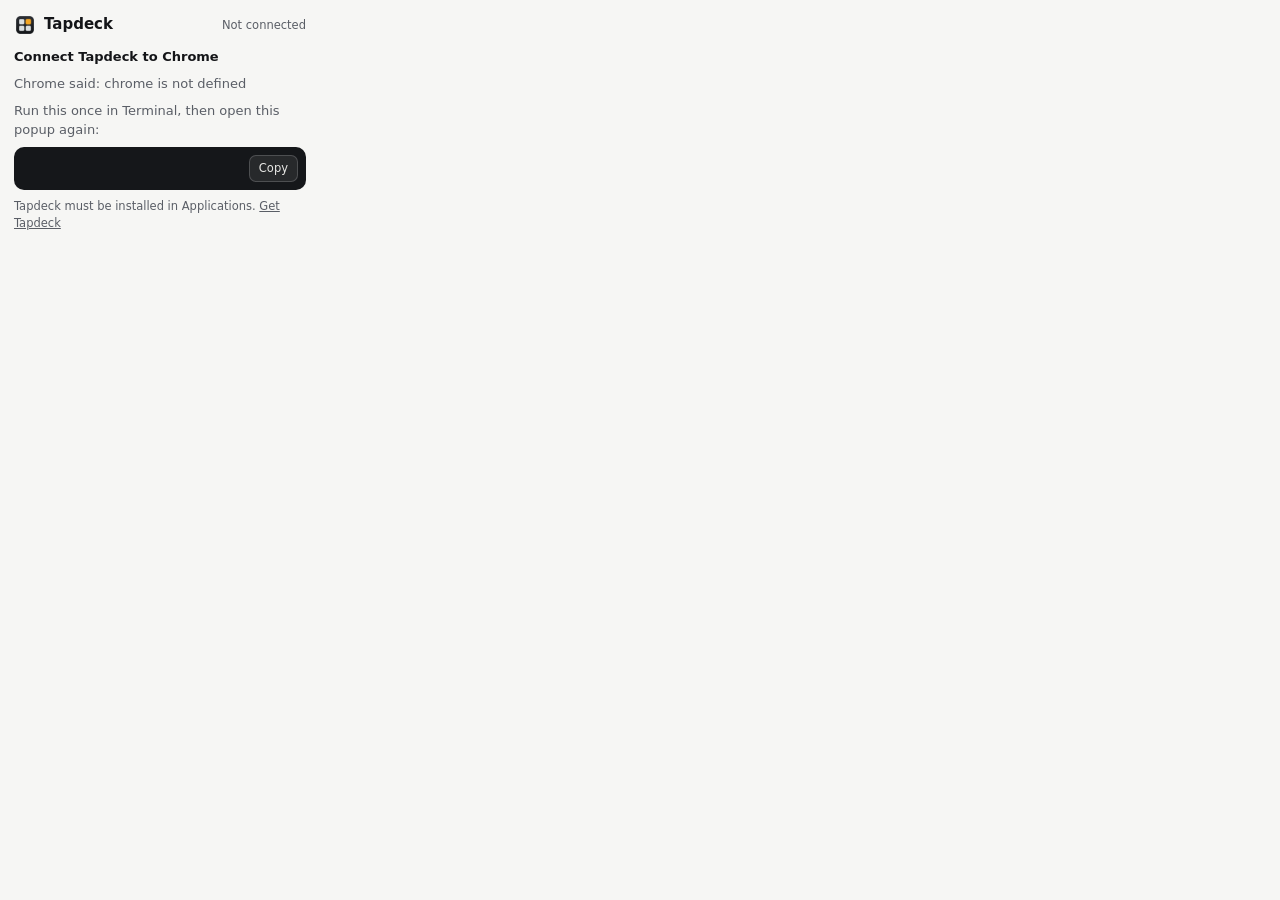
<file: extensions/chrome/popup.html>
<!doctype html>
<html lang="en">
<head>
<meta charset="utf-8">
<title>Tapdeck</title>
<link rel="stylesheet" href="popup.css">
</head>
<body>
  <svg width="0" height="0" style="position:absolute" aria-hidden="true">
    <defs>
      <symbol id="i-mic" viewBox="0 0 24 24"><rect x="9" y="3" width="6" height="11" rx="3"/><path d="M5.5 11a6.5 6.5 0 0 0 13 0M12 17.5V21M8.5 21h7"/></symbol>
      <symbol id="i-mic-off" viewBox="0 0 24 24"><path d="M15 9.5V6a3 3 0 0 0-5.7-1.3M9 9v2a3 3 0 0 0 4.7 2.5M5.5 11a6.5 6.5 0 0 0 10.6 5M18.4 12.6c.1-.5.1-1 .1-1.6M12 17.5V21M8.5 21h7"/><path d="M3.5 3.5l17 17"/></symbol>
      <symbol id="i-cam" viewBox="0 0 24 24"><rect x="2.5" y="6.5" width="13" height="11" rx="2.5"/><path d="M15.5 10.5l6-3.5v10l-6-3.5"/></symbol>
      <symbol id="i-cam-off" viewBox="0 0 24 24"><path d="M9.5 6.5H13a2.5 2.5 0 0 1 2.5 2.5v3.5M15.5 15.5A2.5 2.5 0 0 1 13 17.5H5A2.5 2.5 0 0 1 2.5 15V9A2.5 2.5 0 0 1 4.5 6.6M15.5 10.5l6-3.5v10l-3-1.75"/><path d="M3.5 3.5l17 17"/></symbol>
      <symbol id="i-sun" viewBox="0 0 24 24"><circle cx="12" cy="12" r="4"/><path d="M12 2.5v2M12 19.5v2M4.6 4.6l1.4 1.4M18 18l1.4 1.4M2.5 12h2M19.5 12h2M4.6 19.4L6 18M18 6l1.4-1.4"/></symbol>
      <symbol id="i-moon" viewBox="0 0 24 24"><path d="M20.5 14.2A8.5 8.5 0 1 1 9.8 3.5a6.8 6.8 0 0 0 10.7 10.7z"/></symbol>
      <symbol id="i-bulb-off" viewBox="0 0 24 24"><path d="M9.2 18.5h5.6M10.3 21.5h3.4"/><path d="M15.6 15.4c.4-.6.9-1 1.3-1.6A6 6 0 0 0 8 6.2M6.6 9.2A6 6 0 0 0 7.1 13.8c.5.6 1.1 1.1 1.5 1.7.3.5.4 1 .4 1.5h6"/><path d="M3.5 3.5l17 17"/></symbol>
    </defs>
  </svg>

  <header>
    <img src="icons/32.png" width="22" height="22" alt="">
    <b>Tapdeck</b>
    <span class="status" id="connection">Connecting…</span>
  </header>

  <main id="tools" hidden>
    <button class="tool" id="mic" type="button" role="switch" aria-checked="false">
      <span class="ico"><svg class="on-icon"><use href="#i-mic-off"/></svg><svg class="off-icon"><use href="#i-mic"/></svg></span>
      <span class="text"><b>Microphone</b><small id="mic-state">–</small></span>
      <span class="switch" aria-hidden="true"></span>
    </button>
    <button class="tool" id="camera" type="button" role="switch" aria-checked="false">
      <span class="ico"><svg class="on-icon"><use href="#i-cam-off"/></svg><svg class="off-icon"><use href="#i-cam"/></svg></span>
      <span class="text"><b>Camera Lock</b><small id="camera-state">–</small></span>
      <span class="switch" aria-hidden="true"></span>
    </button>
    <button class="tool" id="awake" type="button" role="switch" aria-checked="false">
      <span class="ico"><svg class="on-icon"><use href="#i-sun"/></svg><svg class="off-icon"><use href="#i-moon"/></svg></span>
      <span class="text"><b>Stay Awake</b><small id="awake-state">–</small></span>
      <span class="switch" aria-hidden="true"></span>
    </button>
    <button class="tool" id="lights" type="button">
      <span class="ico"><svg><use href="#i-bulb-off"/></svg></span>
      <span class="text"><b>Lights Out</b><small id="lights-state">Screen and keyboard off</small></span>
      <span class="go" aria-hidden="true">Turn off</span>
    </button>
    <p class="note" id="note" hidden></p>
    <p class="shortcut">Alt+Shift+M toggles the microphone from anywhere in Chrome.</p>
  </main>

  <section id="setup" hidden>
    <b>Connect Tapdeck to Chrome</b>
    <p id="setup-reason"></p>
    <p>Run this once in Terminal, then open this popup again:</p>
    <div class="cmd"><code id="setup-command"></code><button id="copy" type="button">Copy</button></div>
    <p class="small">Tapdeck must be installed in Applications. <a href="https://devehab.github.io/Tapdeck/" target="_blank" rel="noopener">Get Tapdeck</a></p>
  </section>

  <script type="module" src="popup.js"></script>
</body>
</html>
</file>
<file: extensions/chrome/popup.css>
:root {
  --bg: #F6F6F4;
  --surface: #FFFFFF;
  --ink: #141518;
  --ink-2: #5A5E66;
  --line: #E3E3DF;
  --amber: #F2A31B;
  --amber-ink: #1C1300;
  --red: #DC3D43;
  --off: #D3D3CE;
  --code-bg: #15171A;
  color-scheme: light;
}
@media (prefers-color-scheme: dark) {
  :root {
    --bg: #111214; --surface: #1A1C20; --ink: #EFEFEC; --ink-2: #A3A7AE; --line: #2A2D32;
    --off: #3A3E44; --red: #FF6369; --code-bg: #08090A;
    color-scheme: dark;
  }
}

* { box-sizing: border-box; }
[hidden] { display: none !important; }
body {
  width: 320px; margin: 0; padding: 14px; background: var(--bg); color: var(--ink);
  font: 13px/1.45 -apple-system, BlinkMacSystemFont, "SF Pro Text", system-ui, sans-serif;
}
body.busy .tool { opacity: .6; pointer-events: none; }
header { display: flex; align-items: center; gap: 8px; margin-bottom: 12px; }
header b { font-size: 15px; }
.status { margin-left: auto; font-size: 11.5px; color: var(--ink-2); }
.status.ok::before { content: ""; display: inline-block; width: 7px; height: 7px; margin-right: 6px; border-radius: 50%; background: #34C759; vertical-align: 1px; }

main { display: grid; gap: 8px; }
.tool {
  display: flex; align-items: center; gap: 11px; width: 100%; padding: 10px 12px; text-align: left;
  border: 1px solid var(--line); border-radius: 14px; background: var(--surface); color: inherit; font: inherit; cursor: pointer;
  transition: border-color .15s ease;
}
.tool:hover { border-color: var(--off); }
.tool:focus-visible { outline: 2px solid var(--amber); outline-offset: 2px; }
.ico { width: 34px; height: 34px; flex: none; border-radius: 50%; display: grid; place-items: center; background: var(--off); color: var(--ink); transition: background-color .2s ease, color .2s ease; }
.ico svg { width: 18px; height: 18px; fill: none; stroke: currentColor; stroke-width: 2; stroke-linecap: round; stroke-linejoin: round; }
.text { display: grid; flex: 1; min-width: 0; }
.text b { font-size: 13.5px; font-weight: 600; }
.text small { color: var(--ink-2); font-size: 12px; white-space: nowrap; overflow: hidden; text-overflow: ellipsis; }

.on-icon, [aria-checked="true"] .off-icon { display: none; }
[aria-checked="true"] .on-icon { display: block; }
#mic[aria-checked="true"] .ico, #camera[aria-checked="true"] .ico { background: var(--red); color: #fff; }
#awake[aria-checked="true"] .ico { background: var(--amber); color: var(--amber-ink); }
#lights .ico { background: #16181B; color: #fff; }

.switch { position: relative; width: 34px; height: 20px; flex: none; border-radius: 10px; background: var(--off); transition: background-color .2s ease; }
.switch::after { content: ""; position: absolute; top: 2px; left: 2px; width: 16px; height: 16px; border-radius: 50%; background: #fff; box-shadow: 0 1px 2px rgba(0, 0, 0, .3); transition: transform .2s ease; }
[aria-checked="true"] .switch::after { transform: translateX(14px); }
#mic[aria-checked="true"] .switch, #camera[aria-checked="true"] .switch { background: var(--red); }
#awake[aria-checked="true"] .switch { background: var(--amber); }
.go { flex: none; padding: 4px 9px; border-radius: 8px; background: var(--off); font-size: 12px; font-weight: 600; }

.note { margin: 2px 2px 0; padding: 8px 10px; border-radius: 10px; background: color-mix(in srgb, var(--red) 12%, transparent); color: var(--ink); font-size: 12px; }
.shortcut { margin: 4px 2px 0; color: var(--ink-2); font-size: 11.5px; }

#setup { display: grid; grid-template-columns: minmax(0, 1fr); gap: 8px; }
#setup p { margin: 0; color: var(--ink-2); }
.cmd { display: flex; align-items: center; gap: 8px; padding: 8px 8px 8px 10px; border-radius: 10px; background: var(--code-bg); }
.cmd code { flex: 1; min-width: 0; overflow-x: auto; white-space: nowrap; color: #E8E8E5; font: 11.5px/1.6 ui-monospace, SFMono-Regular, Menlo, monospace; }
.cmd button { flex: none; padding: 4px 9px; border: 1px solid rgba(255, 255, 255, .18); border-radius: 7px; background: rgba(255, 255, 255, .08); color: #E8E8E5; font: inherit; font-size: 11.5px; cursor: pointer; }
.small { font-size: 11.5px; }
a { color: inherit; }
</file>
